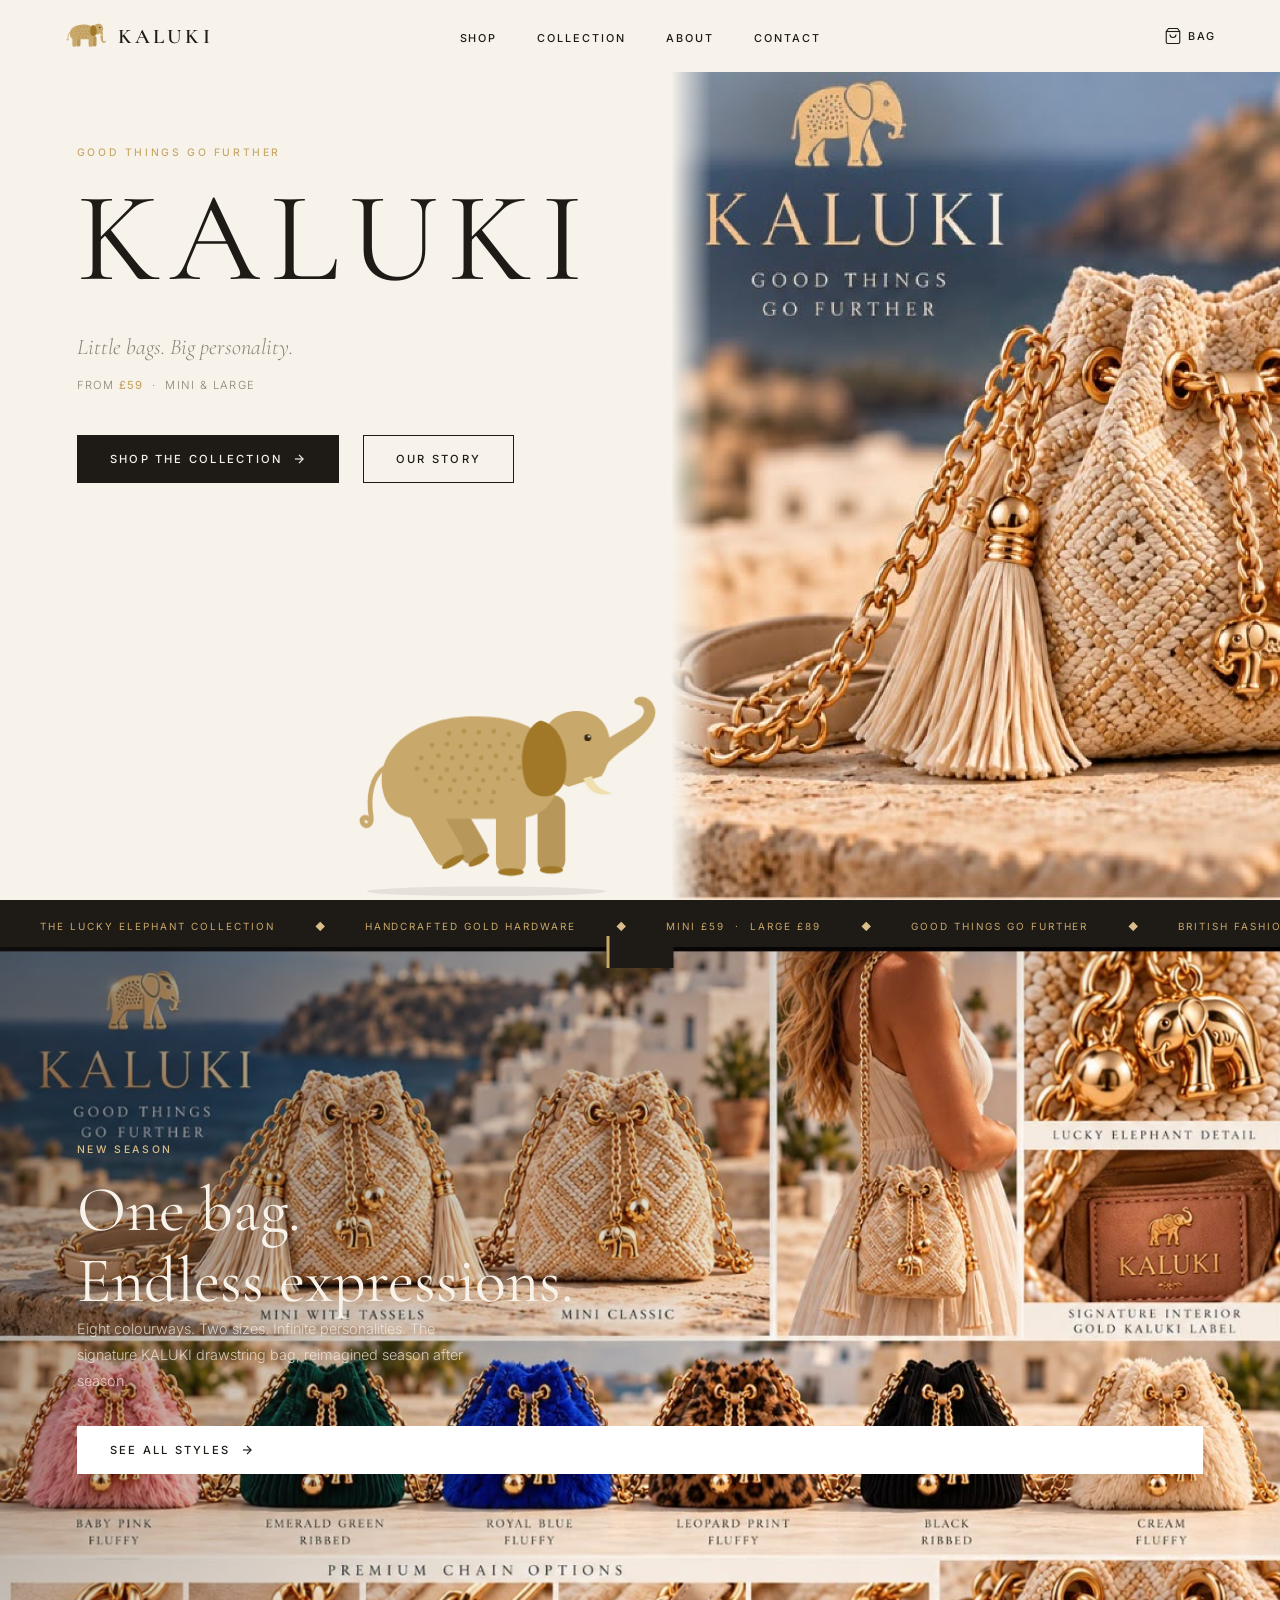
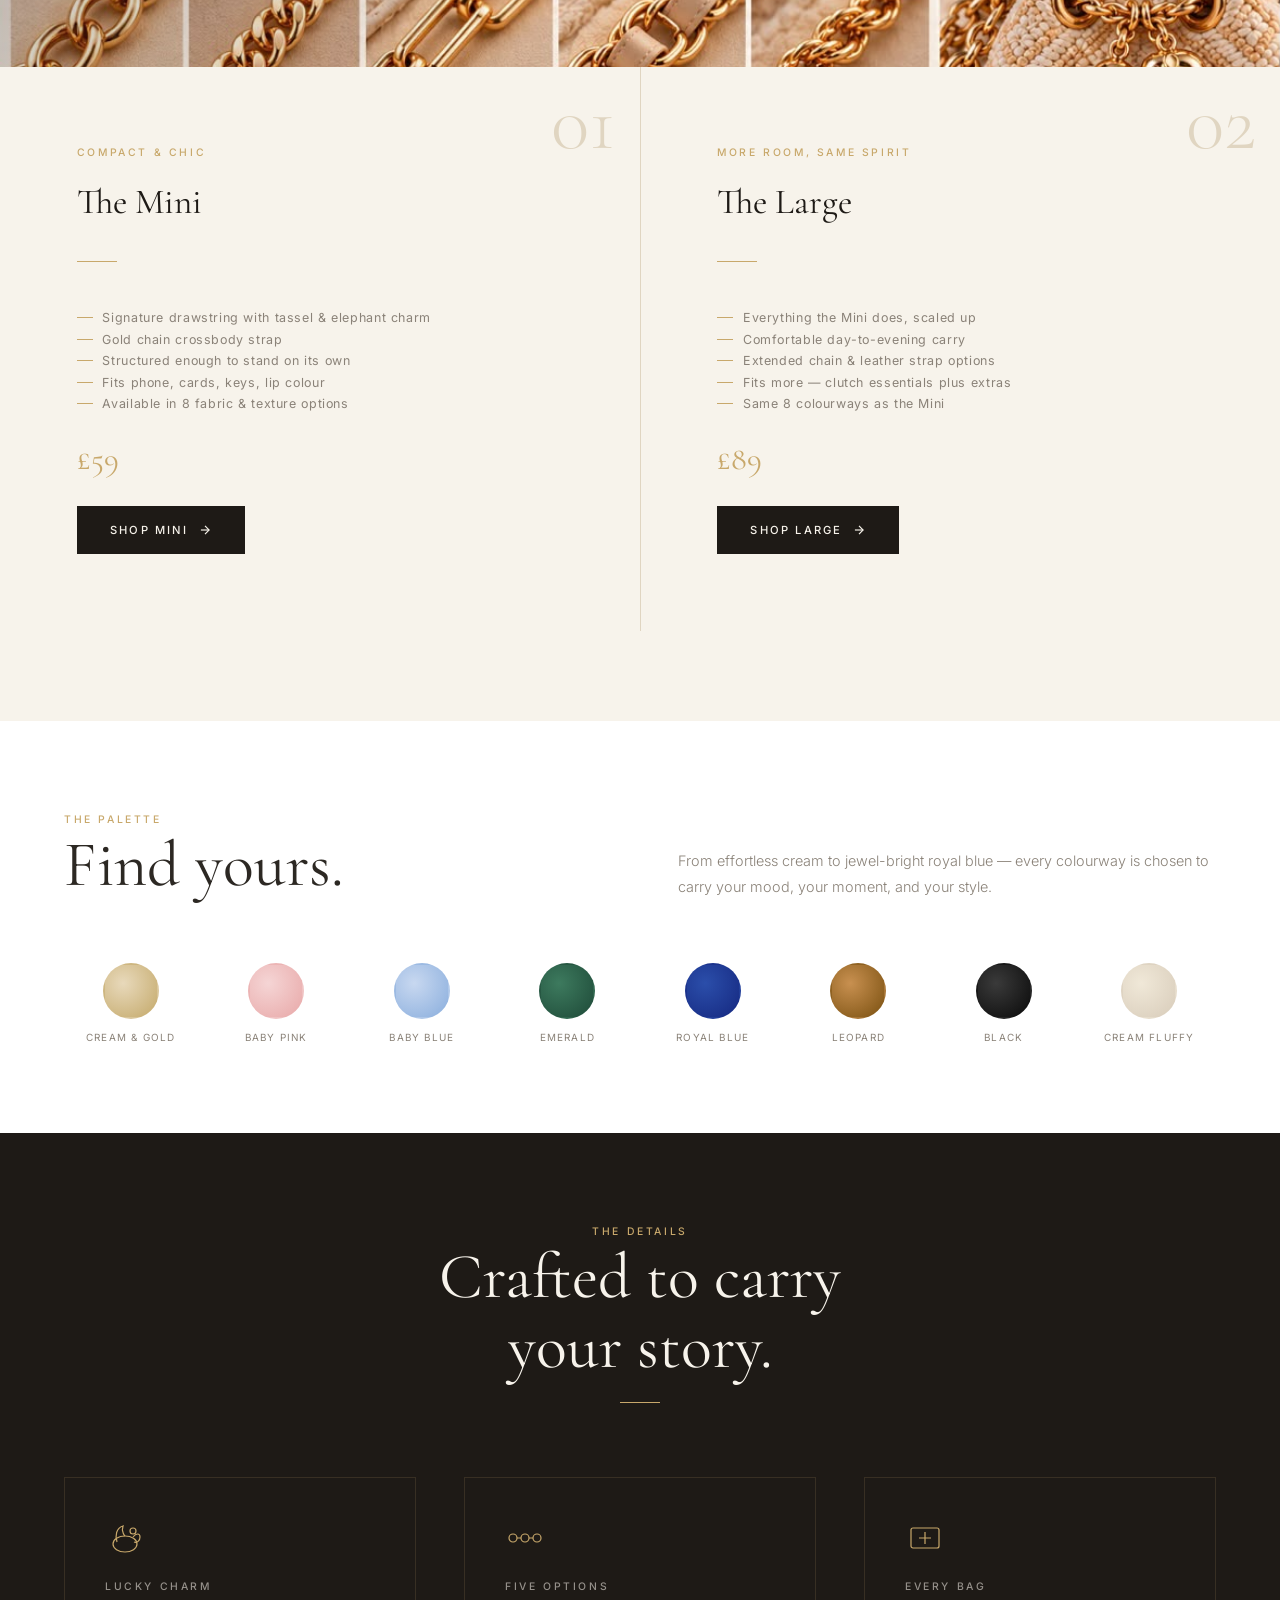
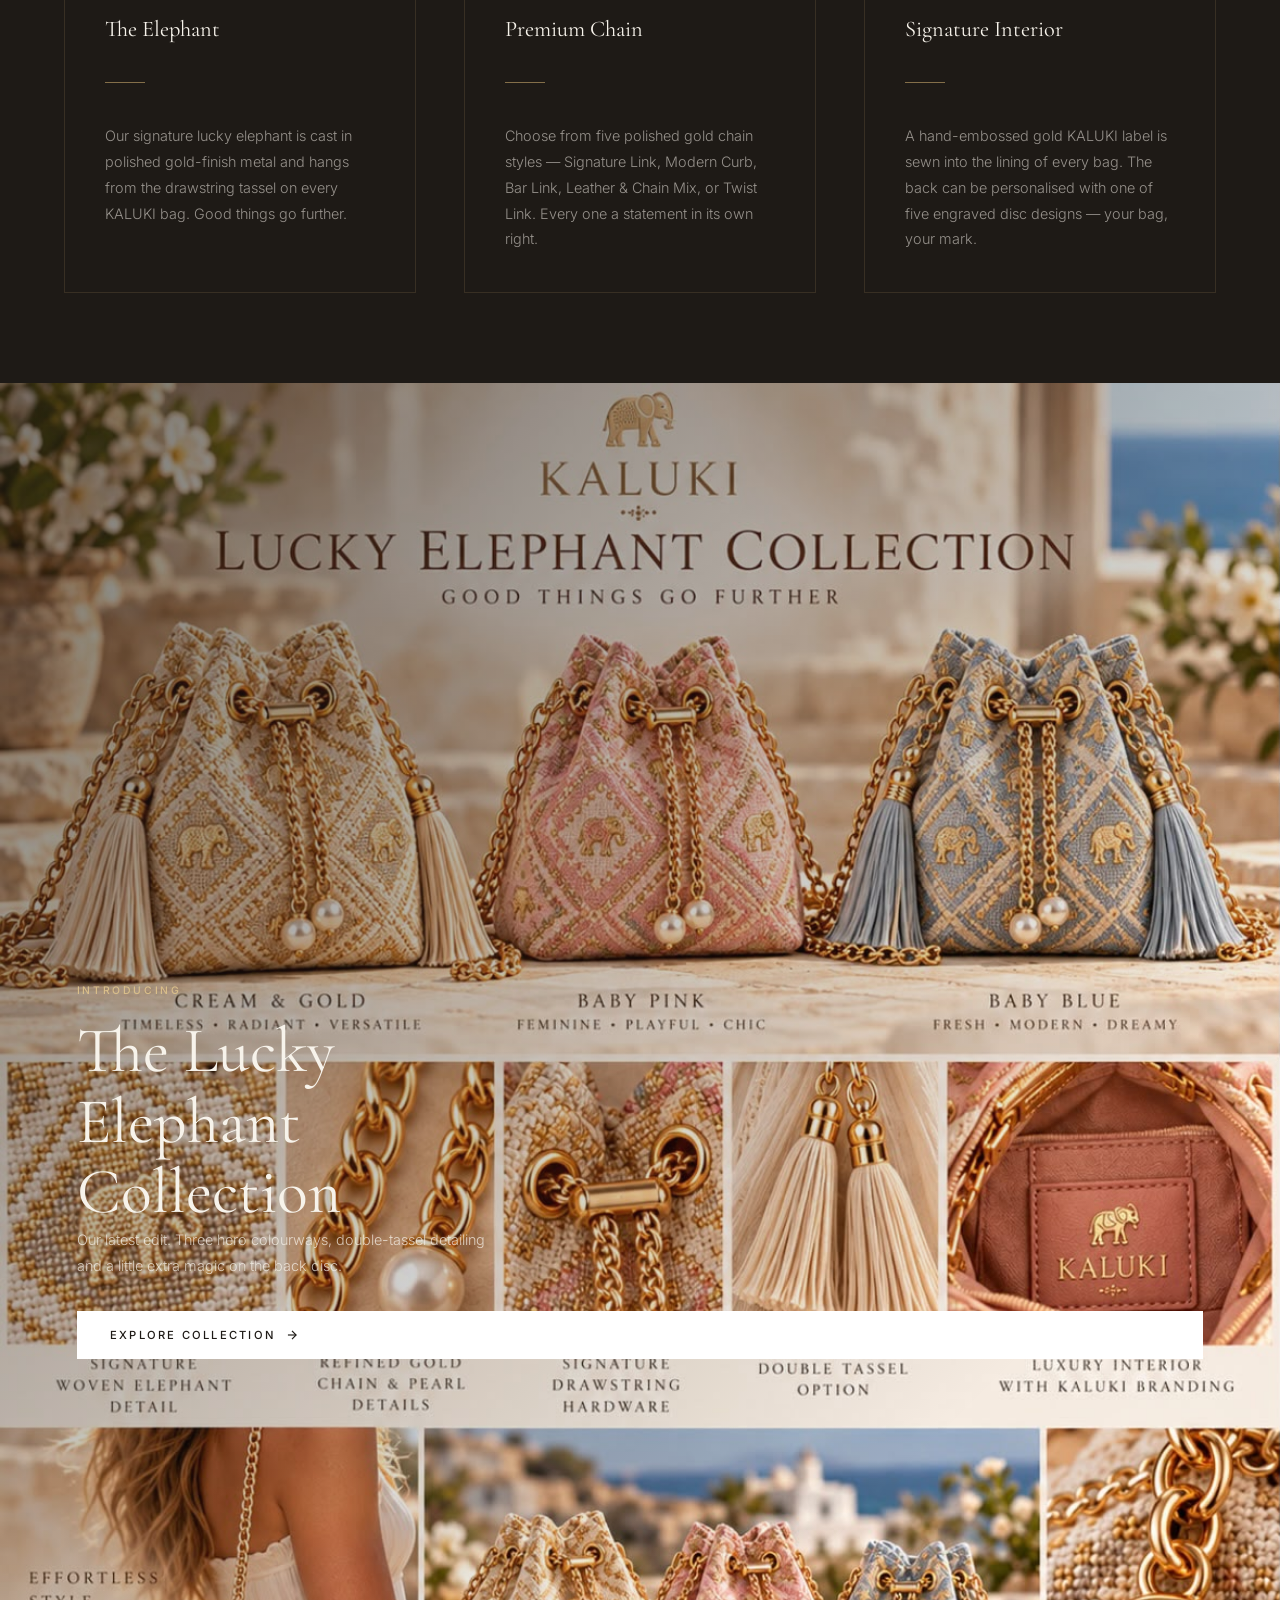
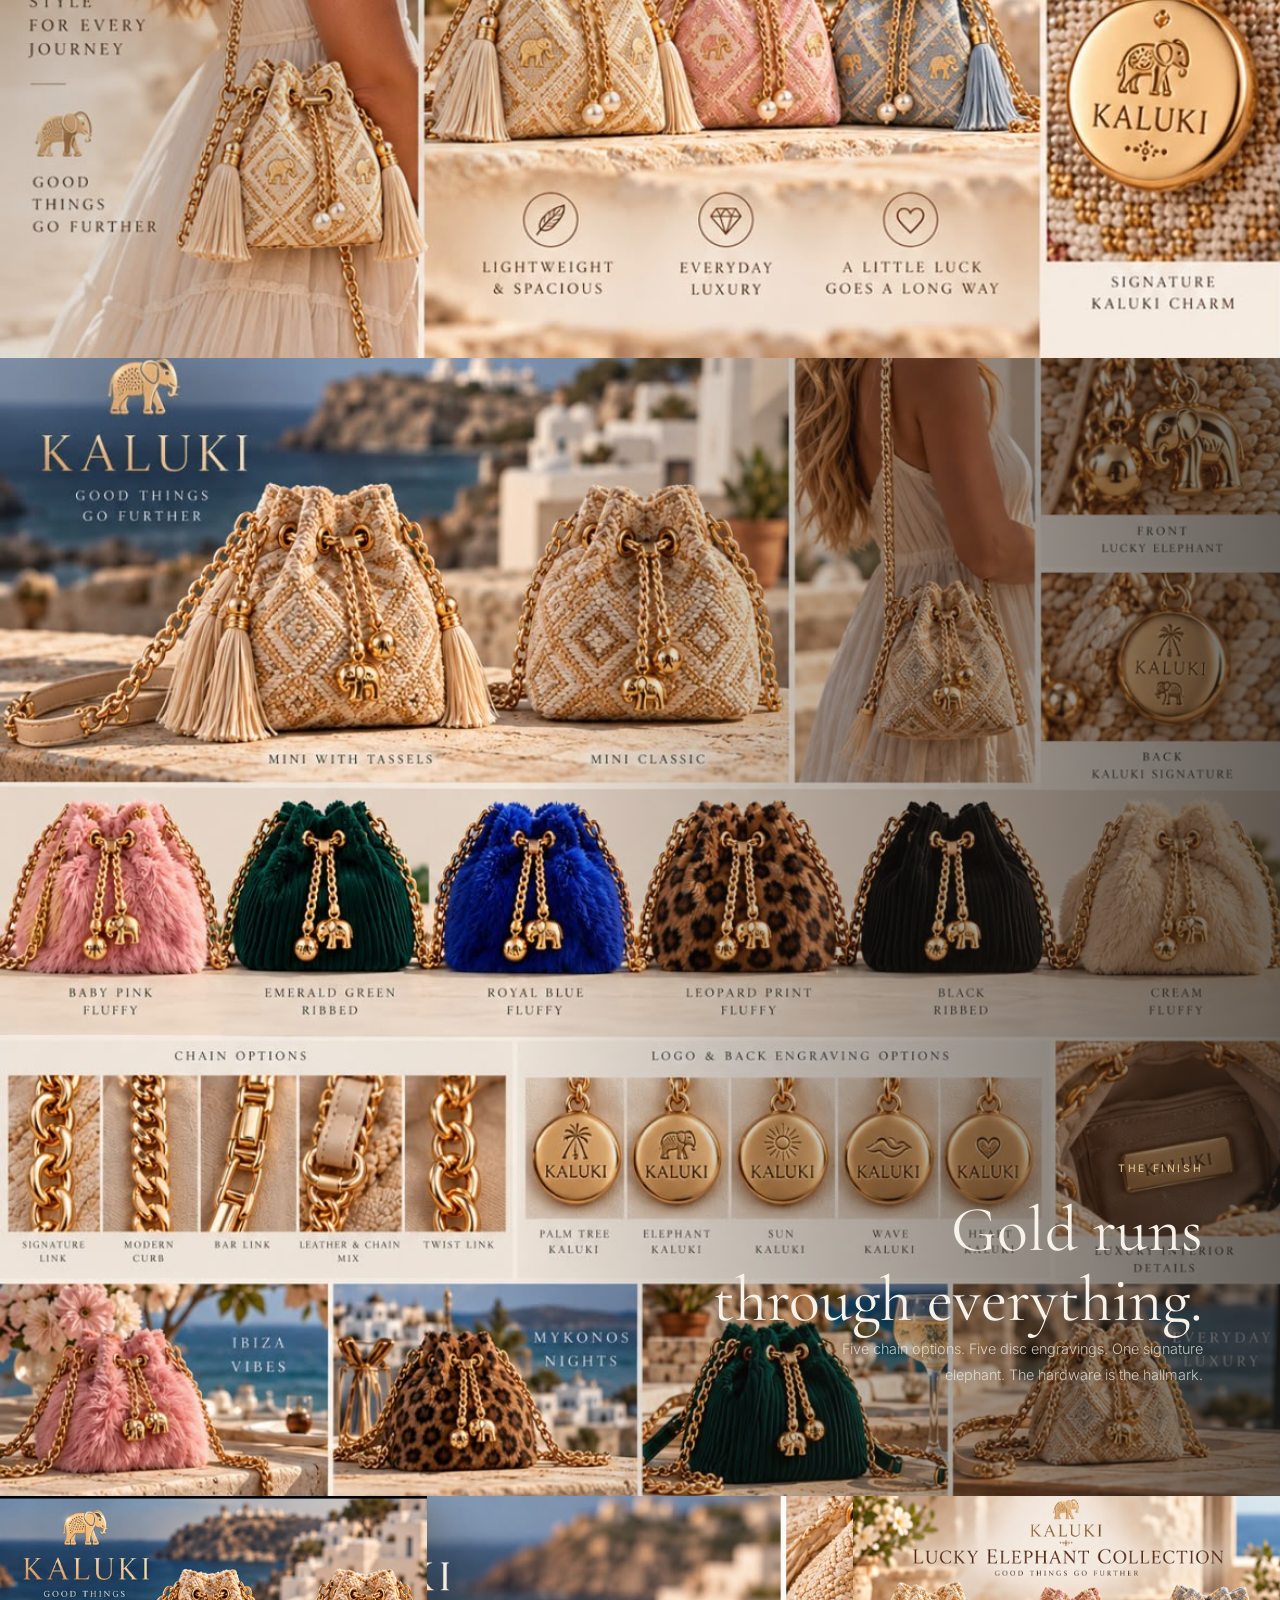
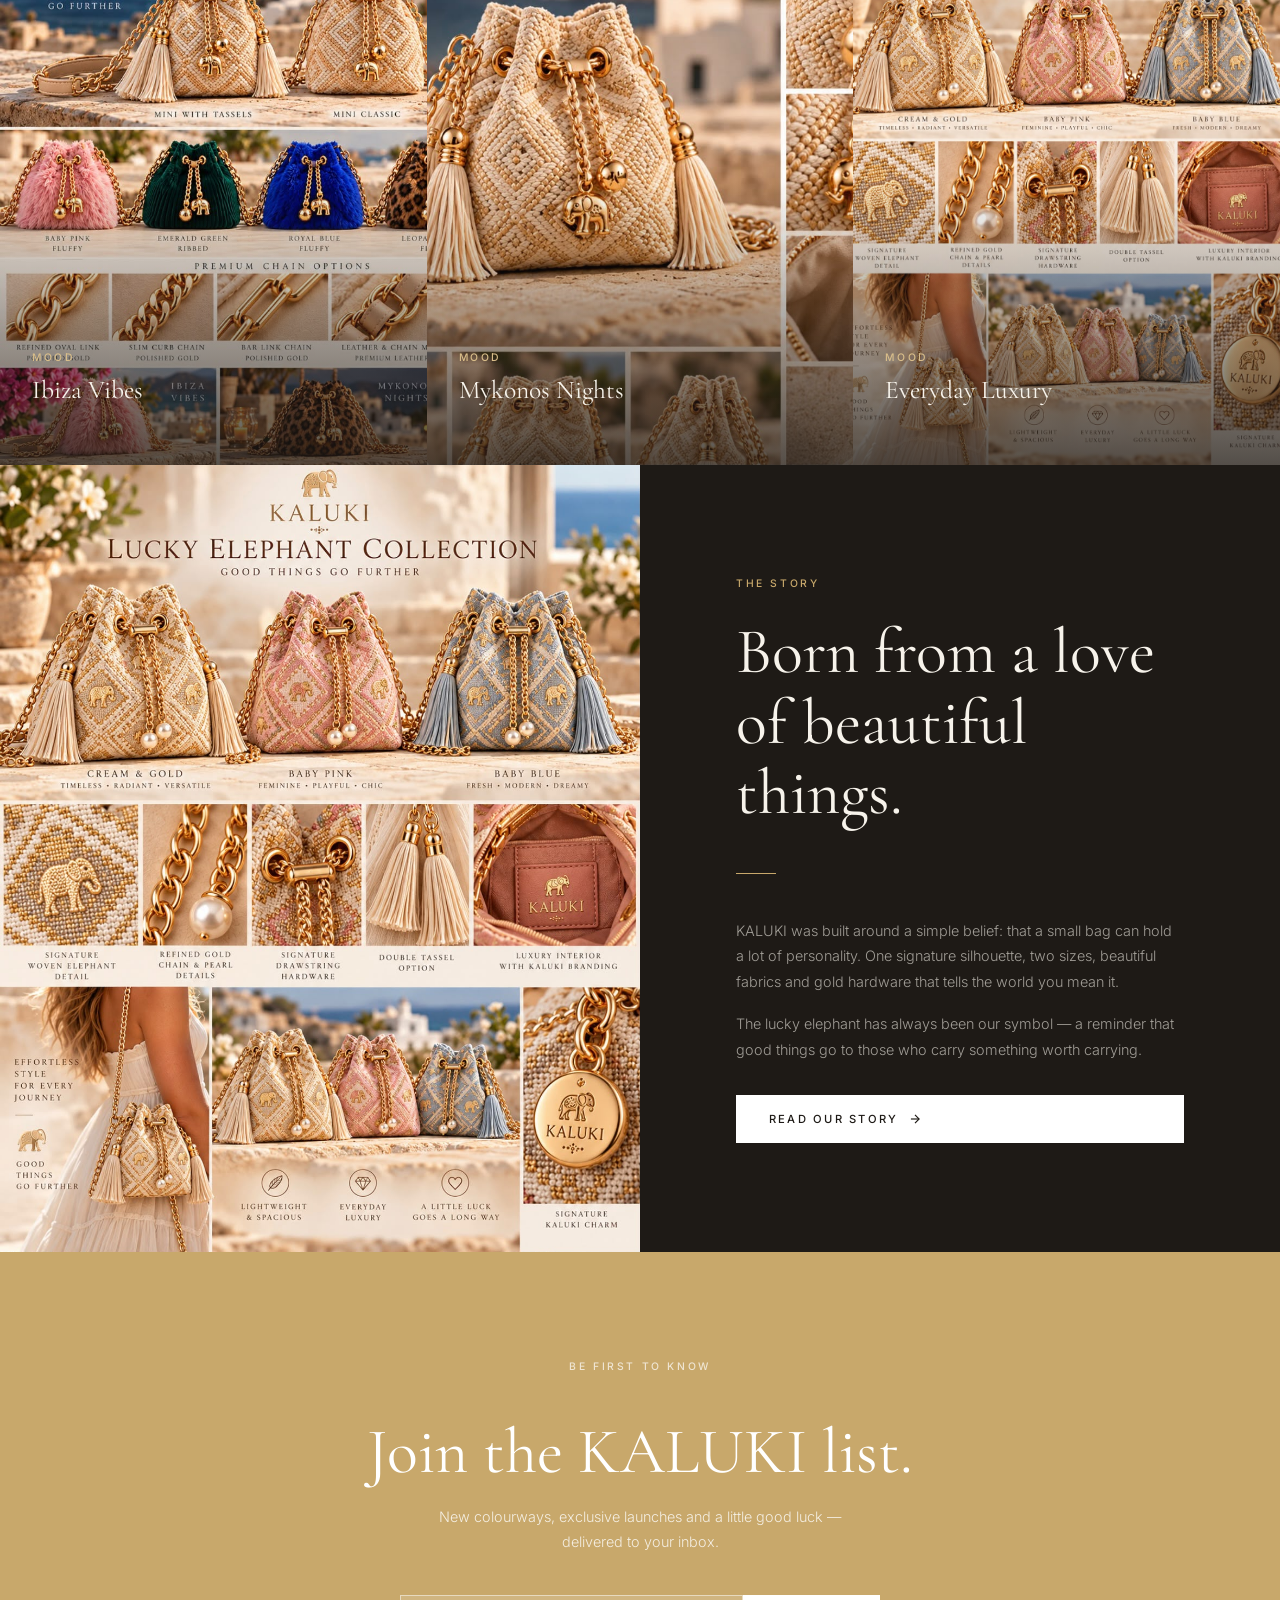
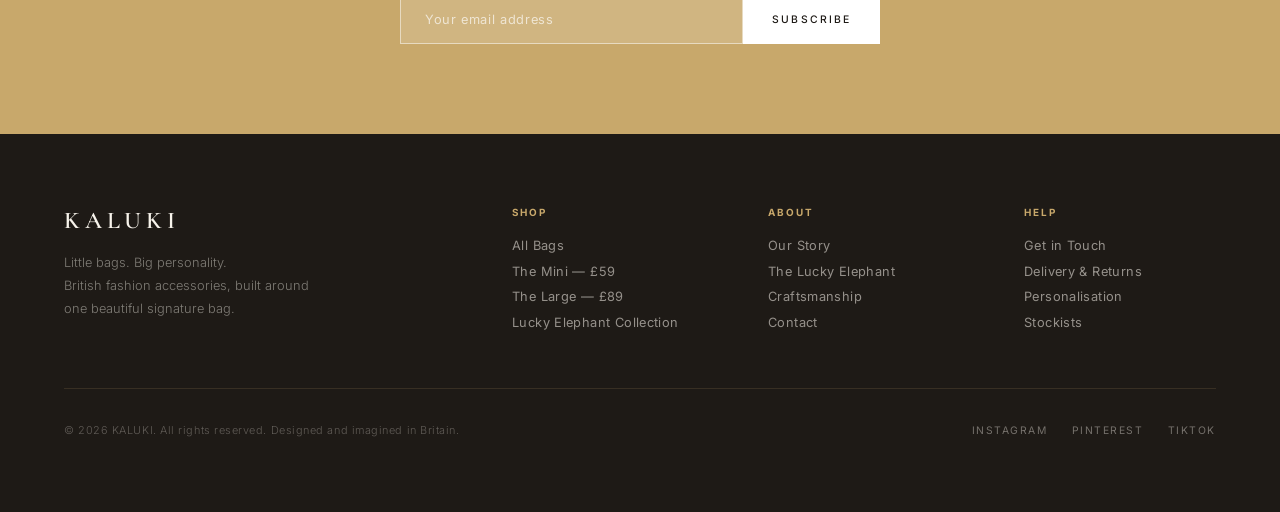
<file: index.html>
<!DOCTYPE html>
<html lang="en-GB">
<head>
  <meta charset="UTF-8" />
  <meta name="viewport" content="width=device-width, initial-scale=1.0" />
  <title>KALUKI — Little Bags. Big Personality.</title>
  <meta name="description" content="KALUKI — British fashion accessories. Signature drawstring bags in two sizes. Gold hardware, lucky elephant charm. Good things go further." />
  <link rel="preconnect" href="https://fonts.googleapis.com" />
  <link rel="preconnect" href="https://fonts.gstatic.com" crossorigin />
  <link href="https://fonts.googleapis.com/css2?family=Cormorant+Garamond:ital,wght@0,300;0,400;0,500;0,600;1,300;1,400;1,600&family=Inter:wght@300;400;500&display=swap" rel="stylesheet" />
  <link rel="stylesheet" href="assets/css/style.css" />
</head>
<body>

  <!-- ── Navigation ──────────────────────────────────────────── -->
  <nav class="nav" id="nav">
    <div class="nav-inner">
      <a href="index.html" class="nav-logo">
        <svg class="nav-logo-mark" viewBox="20 40 270 165" aria-hidden="true">
          <!-- Far legs -->
          <rect x="100" y="122" width="26" height="68" rx="11" fill="#B8975A"/>
          <rect x="203" y="122" width="26" height="68" rx="11" fill="#B8975A"/>
          <!-- Tail -->
          <path d="M60,96 C47,104 44,124 47,142 C48,150 42,153 39,148 C37,144 41,141 44,144" fill="none" stroke="#C8A86B" stroke-width="5" stroke-linecap="round"/>
          <!-- Torso -->
          <path d="M57,112 C54,72 95,48 145,48 C190,48 216,64 222,94 C226,126 210,144 180,144 L95,144 C70,144 59,132 57,112 Z" fill="#C8A86B"/>
          <!-- Dot pattern -->
          <g fill="#A07828" opacity="0.45">
            <circle cx="108" cy="72" r="4.5"/><circle cx="128" cy="65" r="4.5"/><circle cx="148" cy="68" r="4.5"/><circle cx="168" cy="65" r="4.5"/><circle cx="186" cy="70" r="4.5"/>
            <circle cx="98" cy="92" r="4.5"/><circle cx="118" cy="88" r="4.5"/><circle cx="138" cy="92" r="4.5"/><circle cx="158" cy="88" r="4.5"/><circle cx="178" cy="92" r="4.5"/><circle cx="196" cy="88" r="4.5"/>
            <circle cx="105" cy="112" r="4.5"/><circle cx="125" cy="108" r="4.5"/><circle cx="145" cy="112" r="4.5"/><circle cx="165" cy="108" r="4.5"/><circle cx="183" cy="112" r="4.5"/>
            <circle cx="118" cy="130" r="4.5"/><circle cx="138" cy="127" r="4.5"/><circle cx="158" cy="130" r="4.5"/>
          </g>
          <!-- Trunk -->
          <path d="M248,92 L268,96 C272,115 269,134 271,149 C272,157 279,160 283,155 C286,151 291,153 289,160 C286,168 273,170 266,163 C258,155 255,140 254,122 C253,110 249,100 248,92 Z" fill="#C8A86B"/>
          <!-- Head -->
          <path d="M210,62 C217,40 254,36 266,56 C275,71 271,92 263,104 L232,114 C214,106 206,82 210,62 Z" fill="#C8A86B"/>
          <!-- Tusk -->
          <path d="M246,106 C250,119 261,124 273,120 C264,118 256,113 254,104 Z" fill="#F0E0B0"/>
          <!-- Ear -->
          <path d="M206,52 C189,57 183,94 194,115 C204,129 226,124 229,105 C233,84 226,57 206,52 Z" fill="#A07828"/>
          <!-- Eye -->
          <circle cx="250" cy="68" r="5" fill="#3A2A10"/>
          <circle cx="252" cy="66" r="2" fill="#FFFFFF"/>
          <!-- Near legs -->
          <rect x="74" y="122" width="28" height="70" rx="12" fill="#C8A86B"/>
          <rect x="178" y="122" width="28" height="70" rx="12" fill="#C8A86B"/>
        </svg>
        <span class="nav-logo-text">KALUKI</span>
      </a>

      <ul class="nav-links">
        <li><a href="shop.html">Shop</a></li>
        <li><a href="index.html#collection">Collection</a></li>
        <li><a href="about.html">About</a></li>
        <li><a href="contact.html">Contact</a></li>
      </ul>

      <div class="nav-actions">
        <a href="shop.html" class="nav-bag" data-bag>
          <svg viewBox="0 0 24 24" fill="none" stroke="currentColor" stroke-width="1.5">
            <path d="M6 2L3 6v14a2 2 0 002 2h14a2 2 0 002-2V6l-3-4z"/>
            <line x1="3" y1="6" x2="21" y2="6"/>
            <path d="M16 10a4 4 0 01-8 0"/>
          </svg>
          <span>Bag</span>
        </a>
        <button class="nav-hamburger" aria-label="Open menu">
          <span></span><span></span><span></span>
        </button>
      </div>
    </div>
  </nav>

  <!-- ── Mobile Nav ───────────────────────────────────────────── -->
  <div class="nav-mobile">
    <button class="nav-mobile-close" aria-label="Close menu" style="position:absolute;top:2rem;right:2rem;font-size:1.5rem;color:var(--charcoal);">✕</button>
    <a href="shop.html">Shop</a>
    <a href="index.html#collection">Collection</a>
    <a href="about.html">About</a>
    <a href="contact.html">Contact</a>
  </div>

  <!-- ── Hero ─────────────────────────────────────────────────── -->
  <section class="hero">
    <div class="hero-content">
      <p class="eyebrow hero-tagline reveal">Good Things Go Further</p>
      <h1 class="hero-title reveal delay-1">KALUKI</h1>
      <p class="hero-sub reveal delay-2">Little bags. Big personality.</p>
      <p class="hero-price-hint reveal delay-3">From <span>£59</span> &nbsp;·&nbsp; Mini &amp; Large</p>
      <div class="hero-cta reveal delay-4">
        <a href="shop.html" class="btn btn-dark">
          Shop the Collection
          <svg viewBox="0 0 24 24" fill="none" stroke="currentColor" stroke-width="2"><line x1="5" y1="12" x2="19" y2="12"/><polyline points="12 5 19 12 12 19"/></svg>
        </a>
        <a href="index.html#story" class="btn btn-outline">Our Story</a>
      </div>

      <!-- Kaluki walks in from the left, settles in the cream panel, lifts trunk -->
      <div class="kaluki-hero-wrap">
        <svg class="kaluki-hero" xmlns="http://www.w3.org/2000/svg" viewBox="0 0 300 220" width="320" height="235" aria-hidden="true" style="overflow:visible">
          <style>
            .kleg{transform-box:fill-box;transform-origin:center bottom;animation:klift 1.6s ease-in-out 7}
            .kleg-sw{transform-box:fill-box;transform-origin:center top;animation:kswing 1.6s ease-in-out 7}
            .kleg-a,.kleg-a .kleg-sw{animation-delay:-0.8s}
            .kbody{animation:kbob 0.8s ease-in-out 14}
            .ktail{transform-box:fill-box;transform-origin:100% 0%;animation:kflick 1.6s ease-in-out 7}
            @keyframes kswing{0%,100%{transform:rotate(16deg)}50%{transform:rotate(-16deg)}}
            @keyframes klift{0%,40%,100%{transform:translateY(0)}18%{transform:translateY(-14px)}36%{transform:translateY(3px)}}
            @keyframes kbob{0%,100%{transform:translateY(0)}50%{transform:translateY(-5px)}}
            @keyframes kflick{0%,100%{transform:rotate(0deg)}40%{transform:rotate(14deg)}60%{transform:rotate(-5deg)}}
          </style>

          <!-- Ground shadow -->
          <ellipse cx="155" cy="212" rx="112" ry="4.5" fill="rgba(0,0,0,0.07)"/>

          <!-- Far legs — drawn before body so body covers their tops -->
          <g class="kleg kleg-a kleg-back"><g class="kleg-sw"><rect x="100" y="122" width="26" height="72" rx="11" fill="#B8975A"/><ellipse cx="113" cy="192" rx="11" ry="3.5" fill="#A07828"/></g></g>
          <g class="kleg"><g class="kleg-sw"><rect x="203" y="122" width="26" height="72" rx="11" fill="#B8975A"/><ellipse cx="216" cy="192" rx="11" ry="3.5" fill="#A07828"/></g></g>

          <!-- Body (bobs up/down while walking) -->
          <g class="kbody">
            <!-- Tail -->
            <path class="ktail" d="M60,96 C47,104 44,124 47,142 C48,150 42,153 39,148 C37,144 41,141 44,144" fill="none" stroke="#C8A86B" stroke-width="4.5" stroke-linecap="round"/>
            <!-- Torso -->
            <path d="M57,112 C54,72 95,48 145,48 C190,48 216,64 222,94 C226,126 210,144 180,144 L95,144 C70,144 59,132 57,112 Z" fill="#C8A86B"/>
            <!-- Dot pattern -->
            <g fill="#A07828" opacity="0.4">
              <circle cx="120" cy="64" r="2.2"/><circle cx="134" cy="62" r="2.2"/><circle cx="148" cy="63" r="2.2"/><circle cx="162" cy="62" r="2.2"/><circle cx="176" cy="65" r="2.2"/>
              <circle cx="104" cy="75" r="2.2"/><circle cx="118" cy="74" r="2.2"/><circle cx="131" cy="76" r="2.2"/><circle cx="145" cy="74" r="2.2"/><circle cx="158" cy="76" r="2.2"/><circle cx="171" cy="74" r="2.2"/><circle cx="185" cy="76" r="2.2"/>
              <circle cx="94" cy="87" r="2.2"/><circle cx="110" cy="85" r="2.2"/><circle cx="123" cy="87" r="2.2"/><circle cx="137" cy="85" r="2.2"/><circle cx="150" cy="87" r="2.2"/><circle cx="164" cy="85" r="2.2"/><circle cx="178" cy="87" r="2.2"/><circle cx="191" cy="85" r="2.2"/>
              <circle cx="90" cy="97" r="2.2"/><circle cx="104" cy="96" r="2.2"/><circle cx="118" cy="98" r="2.2"/><circle cx="132" cy="96" r="2.2"/><circle cx="146" cy="98" r="2.2"/><circle cx="159" cy="96" r="2.2"/><circle cx="173" cy="98" r="2.2"/><circle cx="186" cy="96" r="2.2"/>
              <circle cx="98" cy="108" r="2.2"/><circle cx="112" cy="106" r="2.2"/><circle cx="125" cy="108" r="2.2"/><circle cx="139" cy="106" r="2.2"/><circle cx="152" cy="108" r="2.2"/><circle cx="166" cy="106" r="2.2"/><circle cx="180" cy="108" r="2.2"/>
              <circle cx="108" cy="118" r="2.2"/><circle cx="121" cy="117" r="2.2"/><circle cx="135" cy="119" r="2.2"/><circle cx="148" cy="117" r="2.2"/><circle cx="162" cy="119" r="2.2"/><circle cx="175" cy="117" r="2.2"/>
              <circle cx="130" cy="128" r="2.2"/><circle cx="145" cy="129" r="2.2"/><circle cx="160" cy="128" r="2.2"/>
            </g>
            <!-- Head group -->
            <g>
              <!-- Trunk — raised by external CSS after walk-in -->
              <path class="ktrunk" d="M248,92 L268,96 C272,115 269,134 271,149 C272,157 279,160 283,155 C286,151 291,153 289,160 C286,168 273,170 266,163 C258,155 255,140 254,122 C253,110 249,100 248,92 Z" fill="#C8A86B"/>
              <!-- Head -->
              <path d="M210,62 C217,40 254,36 266,56 C275,71 271,92 263,104 L232,114 C214,106 206,82 210,62 Z" fill="#C8A86B"/>
              <!-- Tusk -->
              <path d="M246,106 C250,119 261,124 273,120 C264,118 256,113 254,104 Z" fill="#F0E0B0"/>
              <!-- Ear -->
              <path d="M206,52 C189,57 183,94 194,115 C204,129 226,124 229,105 C233,84 226,57 206,52 Z" fill="#A07828"/>
              <!-- Eye -->
              <circle cx="250" cy="68" r="3.2" fill="#3A2A10"/>
              <circle cx="251.2" cy="66.8" r="1" fill="#FFFFFF"/>
            </g>
          </g>

          <!-- Near legs — drawn after body so they appear in front -->
          <g class="kleg kleg-back"><g class="kleg-sw"><rect x="74" y="122" width="28" height="74" rx="12" fill="#C8A86B"/><ellipse cx="88" cy="194" rx="12" ry="3.5" fill="#A07828"/></g></g>
          <g class="kleg kleg-a"><g class="kleg-sw"><rect x="164" y="108" width="28" height="88" rx="12" fill="#C8A86B"/><ellipse cx="178" cy="194" rx="12" ry="3.5" fill="#A07828"/></g></g>
        </svg>
      </div>
    </div>

    <div class="hero-image reveal-right">
      <img src="assets/images/KalukiHome.png" alt="KALUKI signature bag — cream woven with gold hardware" loading="eager" />
    </div>

  </section>

  <!-- ── Marquee ──────────────────────────────────────────────── -->
  <div class="marquee-bar" aria-hidden="true">
    <div class="marquee-track">
      <span>The Lucky Elephant Collection</span>
      <span class="dot">◆</span>
      <span>Handcrafted Gold Hardware</span>
      <span class="dot">◆</span>
      <span>Mini £59 &nbsp;·&nbsp; Large £89</span>
      <span class="dot">◆</span>
      <span>Good Things Go Further</span>
      <span class="dot">◆</span>
      <span>British Fashion Accessories</span>
      <span class="dot">◆</span>
      <span>Ibiza Vibes &nbsp;·&nbsp; Mykonos Nights</span>
      <span class="dot">◆</span>
    </div>
  </div>

  <!-- ── The Range — full image ────────────────────────────────── -->
  <div class="fullbleed" id="collection" style="max-height:80vh;">
    <img src="assets/images/kaluki2.jpeg" alt="KALUKI bag collection — all colourways" loading="lazy" style="height:100%;object-fit:cover;object-position:top center;" />
    <div class="fullbleed-overlay">
      <p class="eyebrow">New Season</p>
      <h2 class="reveal">One bag.<br/>Endless expressions.</h2>
      <p class="reveal delay-1">Eight colourways. Two sizes. Infinite personalities. The signature KALUKI drawstring bag, reimagined season after season.</p>
      <a href="shop.html" class="btn btn-white reveal delay-2">
        See All Styles
        <svg viewBox="0 0 24 24" fill="none" stroke="currentColor" stroke-width="2"><line x1="5" y1="12" x2="19" y2="12"/><polyline points="12 5 19 12 12 19"/></svg>
      </a>
    </div>
  </div>

  <!-- ── Two Sizes ─────────────────────────────────────────────── -->
  <section class="section" style="padding-left:0;padding-right:0;padding-top:0;">
    <div class="bags-grid">
      <div class="bag-card reveal-left">
        <span class="bag-card-number">01</span>
        <p class="eyebrow">Compact &amp; Chic</p>
        <h3>The Mini</h3>
        <div class="gold-rule"></div>
        <ul class="bag-features">
          <li>Signature drawstring with tassel &amp; elephant charm</li>
          <li>Gold chain crossbody strap</li>
          <li>Structured enough to stand on its own</li>
          <li>Fits phone, cards, keys, lip colour</li>
          <li>Available in 8 fabric &amp; texture options</li>
        </ul>
        <div class="bag-price">£59</div>
        <a href="shop.html" class="btn btn-dark" style="margin-top:0.5rem;">
          Shop Mini
          <svg viewBox="0 0 24 24" fill="none" stroke="currentColor" stroke-width="2"><line x1="5" y1="12" x2="19" y2="12"/><polyline points="12 5 19 12 12 19"/></svg>
        </a>
      </div>
      <div class="bag-card reveal-right">
        <span class="bag-card-number">02</span>
        <p class="eyebrow">More Room, Same Spirit</p>
        <h3>The Large</h3>
        <div class="gold-rule"></div>
        <ul class="bag-features">
          <li>Everything the Mini does, scaled up</li>
          <li>Comfortable day-to-evening carry</li>
          <li>Extended chain &amp; leather strap options</li>
          <li>Fits more — clutch essentials plus extras</li>
          <li>Same 8 colourways as the Mini</li>
        </ul>
        <div class="bag-price">£89</div>
        <a href="shop.html" class="btn btn-dark" style="margin-top:0.5rem;">
          Shop Large
          <svg viewBox="0 0 24 24" fill="none" stroke="currentColor" stroke-width="2"><line x1="5" y1="12" x2="19" y2="12"/><polyline points="12 5 19 12 12 19"/></svg>
        </a>
      </div>
    </div>
  </section>

  <!-- ── Colourways ───────────────────────────────────────────── -->
  <section class="section colourways-section">
    <div class="section-max">
      <div class="colourways-intro">
        <div class="reveal-left">
          <p class="eyebrow">The Palette</p>
          <h2>Find yours.</h2>
        </div>
        <p class="reveal-right" style="align-self:end;">From effortless cream to jewel-bright royal blue — every colourway is chosen to carry your mood, your moment, and your style.</p>
      </div>

      <div class="colourways-grid">
        <div class="colour-swatch reveal delay-1">
          <div class="colour-dot c-cream-gold"></div>
          <span class="colour-name">Cream &amp; Gold</span>
        </div>
        <div class="colour-swatch reveal delay-2">
          <div class="colour-dot c-baby-pink"></div>
          <span class="colour-name">Baby Pink</span>
        </div>
        <div class="colour-swatch reveal delay-3">
          <div class="colour-dot c-baby-blue"></div>
          <span class="colour-name">Baby Blue</span>
        </div>
        <div class="colour-swatch reveal delay-1">
          <div class="colour-dot c-emerald"></div>
          <span class="colour-name">Emerald</span>
        </div>
        <div class="colour-swatch reveal delay-2">
          <div class="colour-dot c-royal-blue"></div>
          <span class="colour-name">Royal Blue</span>
        </div>
        <div class="colour-swatch reveal delay-3">
          <div class="colour-dot c-leopard"></div>
          <span class="colour-name">Leopard</span>
        </div>
        <div class="colour-swatch reveal delay-1">
          <div class="colour-dot c-black"></div>
          <span class="colour-name">Black</span>
        </div>
        <div class="colour-swatch reveal delay-2">
          <div class="colour-dot c-cream-fluffy"></div>
          <span class="colour-name">Cream Fluffy</span>
        </div>
      </div>
    </div>
  </section>

  <!-- ── Craft ─────────────────────────────────────────────────── -->
  <section class="section craft-section">
    <div class="section-max">
      <div class="section-header centered" style="color:var(--cream)">
        <p class="eyebrow reveal">The Details</p>
        <h2 style="color:var(--cream)" class="reveal delay-1">Crafted to carry<br/>your story.</h2>
        <div class="gold-rule reveal delay-2" style="margin:1.25rem auto;"></div>
      </div>

      <div class="craft-grid">
        <div class="craft-item reveal delay-1">
          <svg class="craft-icon" viewBox="0 0 40 40" fill="none" stroke="currentColor" stroke-width="1.2">
            <ellipse cx="20" cy="26" rx="12" ry="8" />
            <path d="M12 24 C10 18 11 10 18 8 C16 14 20 18 20 18"/>
            <circle cx="28" cy="13" r="3"/>
            <path d="M28 19 C31 15 35 15 35 19 C35 23 32 25 29 24"/>
          </svg>
          <p class="eyebrow">Lucky Charm</p>
          <h3>The Elephant</h3>
          <div class="gold-rule"></div>
          <p>Our signature lucky elephant is cast in polished gold-finish metal and hangs from the drawstring tassel on every KALUKI bag. Good things go further.</p>
        </div>

        <div class="craft-item reveal delay-2">
          <svg class="craft-icon" viewBox="0 0 40 40" fill="none" stroke="currentColor" stroke-width="1.2">
            <circle cx="8" cy="20" r="4"/>
            <circle cx="20" cy="20" r="4"/>
            <circle cx="32" cy="20" r="4"/>
            <path d="M12 20 h4 M24 20 h4"/>
          </svg>
          <p class="eyebrow">Five Options</p>
          <h3>Premium Chain</h3>
          <div class="gold-rule"></div>
          <p>Choose from five polished gold chain styles — Signature Link, Modern Curb, Bar Link, Leather &amp; Chain Mix, or Twist Link. Every one a statement in its own right.</p>
        </div>

        <div class="craft-item reveal delay-3">
          <svg class="craft-icon" viewBox="0 0 40 40" fill="none" stroke="currentColor" stroke-width="1.2">
            <rect x="6" y="10" width="28" height="20" rx="2"/>
            <path d="M14 20 h12 M20 14 v12"/>
          </svg>
          <p class="eyebrow">Every Bag</p>
          <h3>Signature Interior</h3>
          <div class="gold-rule"></div>
          <p>A hand-embossed gold KALUKI label is sewn into the lining of every bag. The back can be personalised with one of five engraved disc designs — your bag, your mark.</p>
        </div>
      </div>
    </div>
  </section>

  <!-- ── Lucky Elephant Collection full image ──────────────────── -->
  <div class="fullbleed">
    <img src="assets/images/kaluki4.jpeg" alt="Lucky Elephant Collection — KALUKI" loading="lazy" />
    <div class="fullbleed-overlay" style="background: linear-gradient(135deg, rgba(30,26,22,0.6) 0%, transparent 70%);">
      <p class="eyebrow reveal">Introducing</p>
      <h2 class="reveal delay-1" style="color:var(--cream);">The Lucky<br/>Elephant<br/>Collection</h2>
      <p class="reveal delay-2">Our latest edit. Three hero colourways, double-tassel detailing and a little extra magic on the back disc.</p>
      <a href="shop.html" class="btn btn-white reveal delay-3">
        Explore Collection
        <svg viewBox="0 0 24 24" fill="none" stroke="currentColor" stroke-width="2"><line x1="5" y1="12" x2="19" y2="12"/><polyline points="12 5 19 12 12 19"/></svg>
      </a>
    </div>
  </div>

  <!-- ── Chain detail strip ────────────────────────────────────── -->
  <div class="fullbleed">
    <img src="assets/images/kaluki3.jpeg" alt="KALUKI chain and hardware detail" loading="lazy" />
    <div class="fullbleed-overlay" style="background: linear-gradient(to left, rgba(30,26,22,0.65) 0%, transparent 60%); align-items: flex-end; justify-content: flex-end; text-align: right;">
      <p class="eyebrow reveal">The Finish</p>
      <h2 class="reveal delay-1" style="color:var(--cream);">Gold runs<br/>through everything.</h2>
      <p class="reveal delay-2">Five chain options. Five disc engravings. One signature elephant. The hardware is the hallmark.</p>
    </div>
  </div>

  <!-- ── Lifestyle Editorial ───────────────────────────────────── -->
  <section class="section" style="padding:0;">
    <div class="lifestyle-grid">
      <div class="lifestyle-card">
        <img src="assets/images/kaluki2.jpeg" alt="Ibiza Vibes — KALUKI" loading="lazy" style="object-position: 0% 80%;" />
        <div class="lifestyle-card-overlay">
          <p class="eyebrow">Mood</p>
          <h3>Ibiza Vibes</h3>
          <span class="lifestyle-card-cta">Shop the look</span>
        </div>
      </div>
      <div class="lifestyle-card">
        <img src="assets/images/kaluki1.jpeg" alt="Mykonos Nights — KALUKI" loading="lazy" style="object-position: 50% 60%;" />
        <div class="lifestyle-card-overlay">
          <p class="eyebrow">Mood</p>
          <h3>Mykonos Nights</h3>
          <span class="lifestyle-card-cta">Shop the look</span>
        </div>
      </div>
      <div class="lifestyle-card">
        <img src="assets/images/kaluki4.jpeg" alt="Everyday Luxury — KALUKI" loading="lazy" style="object-position: 50% 50%;" />
        <div class="lifestyle-card-overlay">
          <p class="eyebrow">Mood</p>
          <h3>Everyday Luxury</h3>
          <span class="lifestyle-card-cta">Shop the look</span>
        </div>
      </div>
    </div>
  </section>

  <!-- ── Brand Story ───────────────────────────────────────────── -->
  <section class="story-section" id="story">
    <div class="story-image reveal-left">
      <img src="assets/images/kaluki4.jpeg" alt="KALUKI brand story" loading="lazy" style="object-position: center 30%;" />
    </div>
    <div class="story-content">
      <p class="eyebrow reveal">The Story</p>
      <h2 class="reveal delay-1">Born from a love<br/>of beautiful things.</h2>
      <div class="gold-rule reveal delay-2"></div>
      <p class="reveal delay-2">KALUKI was built around a simple belief: that a small bag can hold a lot of personality. One signature silhouette, two sizes, beautiful fabrics and gold hardware that tells the world you mean it.</p>
      <p class="reveal delay-3" style="margin-top:-0.5rem;">The lucky elephant has always been our symbol — a reminder that good things go to those who carry something worth carrying.</p>
      <a href="about.html" class="btn btn-white reveal delay-4" style="margin-top:0.5rem;">
        Read Our Story
        <svg viewBox="0 0 24 24" fill="none" stroke="currentColor" stroke-width="2"><line x1="5" y1="12" x2="19" y2="12"/><polyline points="12 5 19 12 12 19"/></svg>
      </a>
    </div>
  </section>

  <!-- ── Newsletter ────────────────────────────────────────────── -->
  <section class="newsletter-section">
    <p class="eyebrow reveal" style="color:rgba(255,255,255,0.7);">Be First to Know</p>
    <h2 class="reveal delay-1">Join the KALUKI list.</h2>
    <p class="reveal delay-2">New colourways, exclusive launches and a little good luck — delivered to your inbox.</p>
    <form class="newsletter-form reveal delay-3" novalidate>
      <input type="email" placeholder="Your email address" required aria-label="Email address" />
      <button type="submit" class="btn btn-white">Subscribe</button>
    </form>
  </section>

  <!-- ── Footer ────────────────────────────────────────────────── -->
  <footer class="footer">
    <div class="footer-inner">
      <div class="footer-brand">
        <div class="footer-logo-text">KALUKI</div>
        <p>Little bags. Big personality.<br/>British fashion accessories, built around one beautiful signature bag.</p>
      </div>

      <div class="footer-col">
        <h5>Shop</h5>
        <a href="shop.html">All Bags</a>
        <a href="shop.html#mini">The Mini — £59</a>
        <a href="shop.html#large">The Large — £89</a>
        <a href="shop.html#collections">Lucky Elephant Collection</a>
      </div>

      <div class="footer-col">
        <h5>About</h5>
        <a href="about.html">Our Story</a>
        <a href="about.html#elephant">The Lucky Elephant</a>
        <a href="about.html#craft">Craftsmanship</a>
        <a href="contact.html">Contact</a>
      </div>

      <div class="footer-col">
        <h5>Help</h5>
        <a href="contact.html">Get in Touch</a>
        <a href="#">Delivery &amp; Returns</a>
        <a href="#">Personalisation</a>
        <a href="#">Stockists</a>
      </div>
    </div>

    <div class="footer-bottom">
      <p>© 2026 KALUKI. All rights reserved. Designed and imagined in Britain.</p>
      <div class="footer-social">
        <a href="#">Instagram</a>
        <a href="#">Pinterest</a>
        <a href="#">TikTok</a>
      </div>
    </div>
  </footer>

  <!-- ── Toast ─────────────────────────────────────────────────── -->
  <div id="toast" class="toast" aria-live="polite"></div>

  <script src="assets/js/main.js" defer></script>
</body>
</html>
</file>
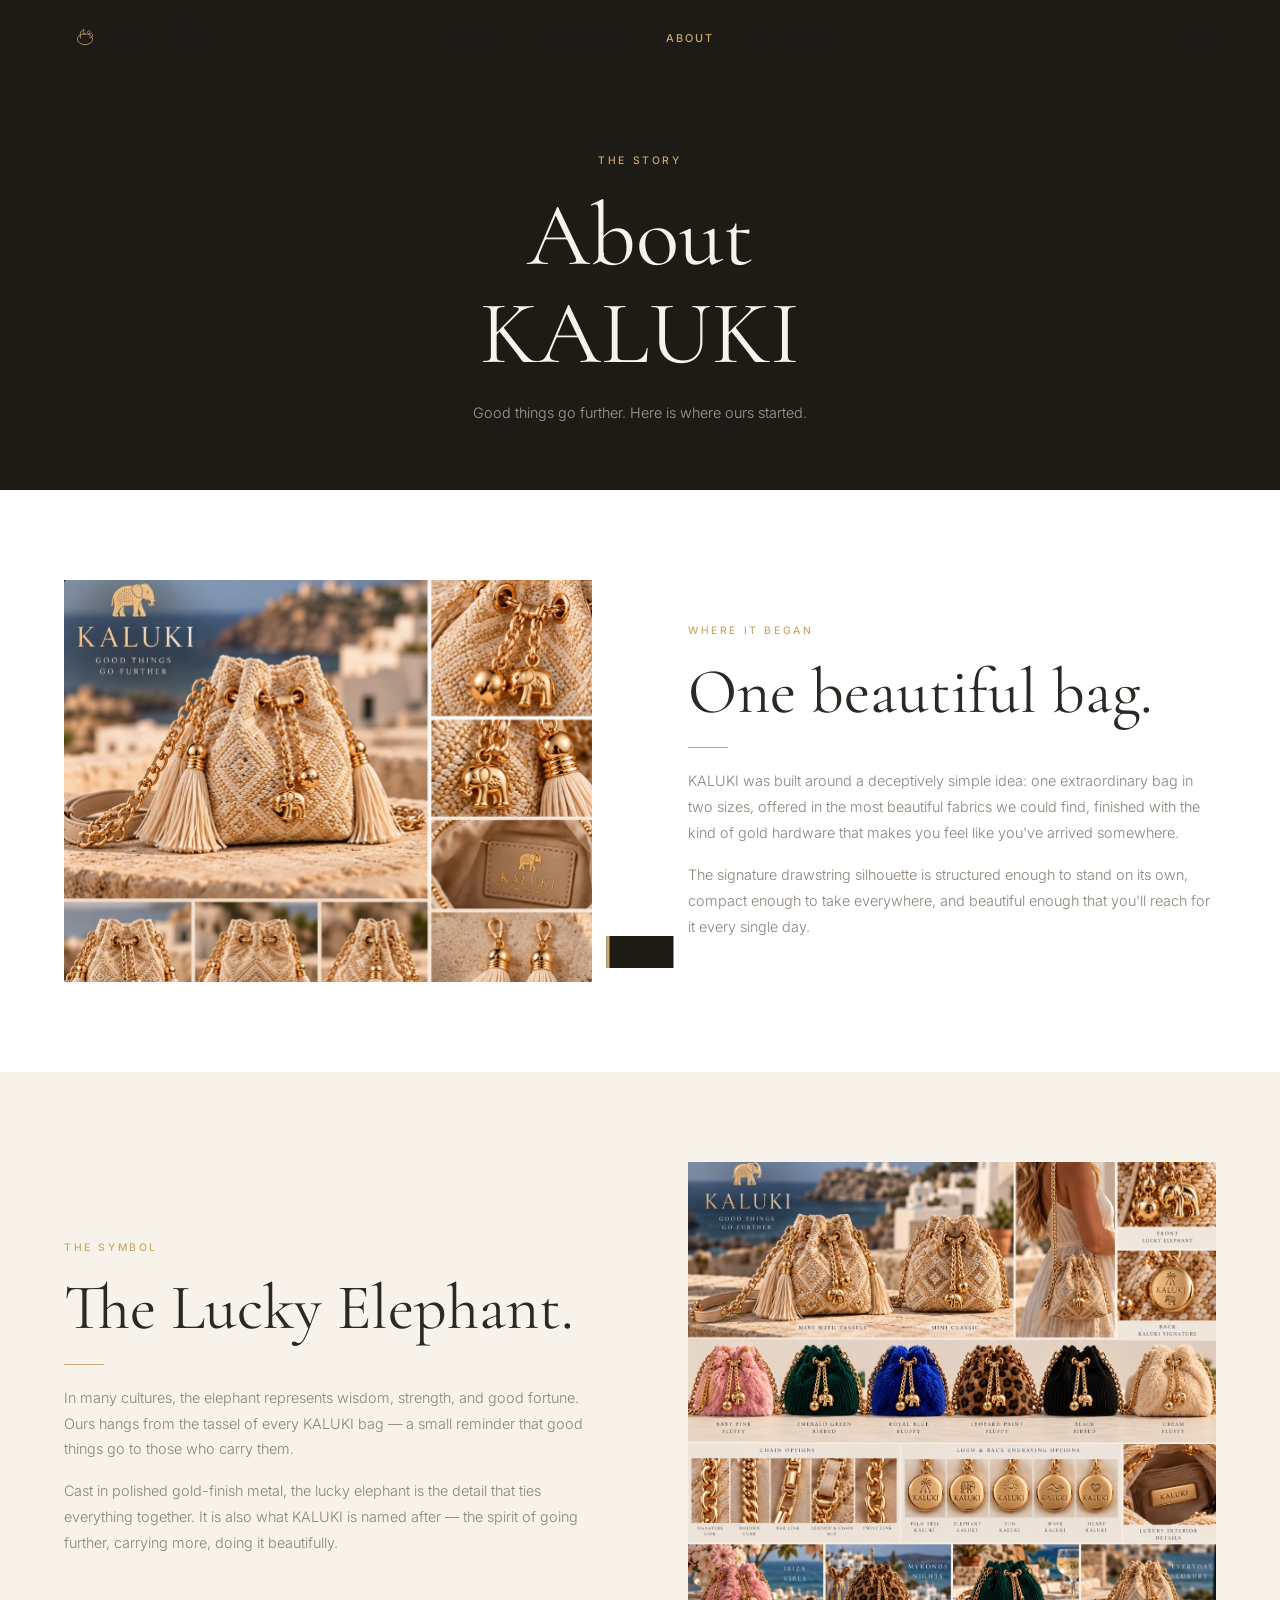
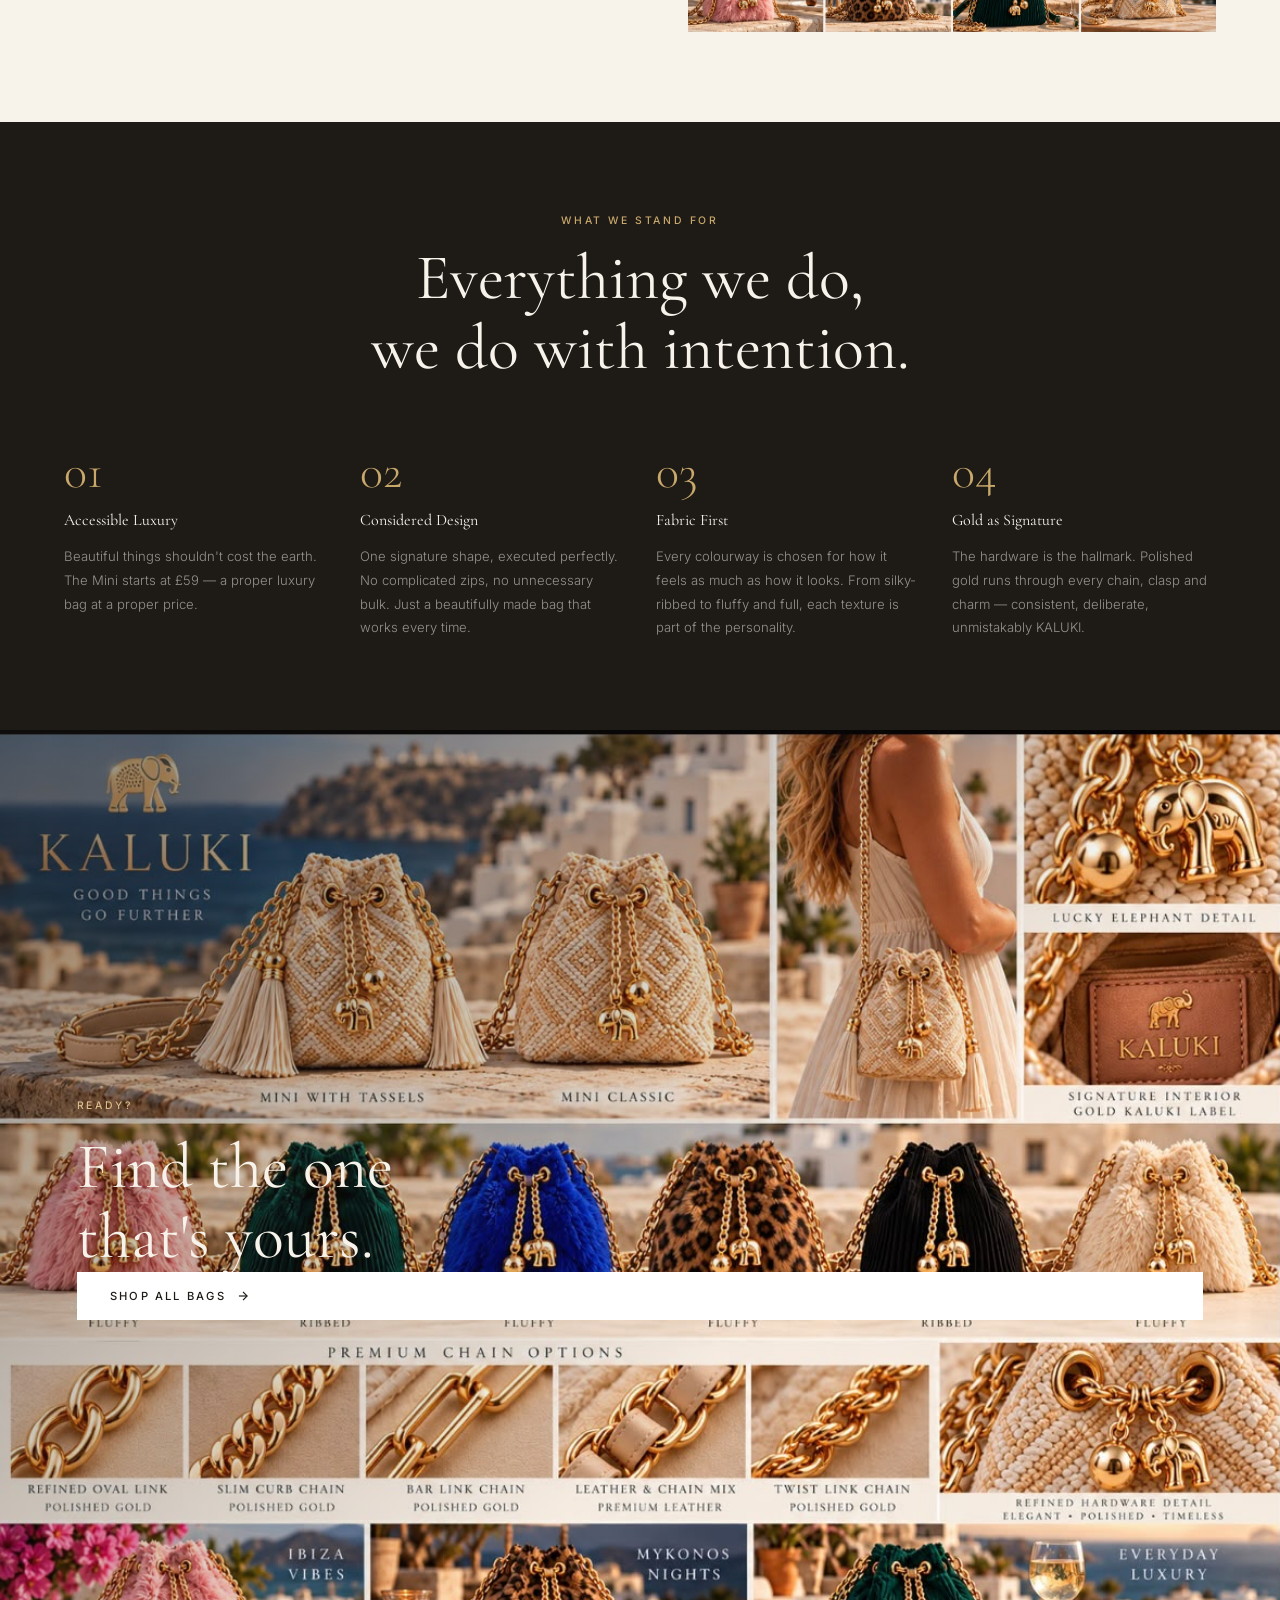
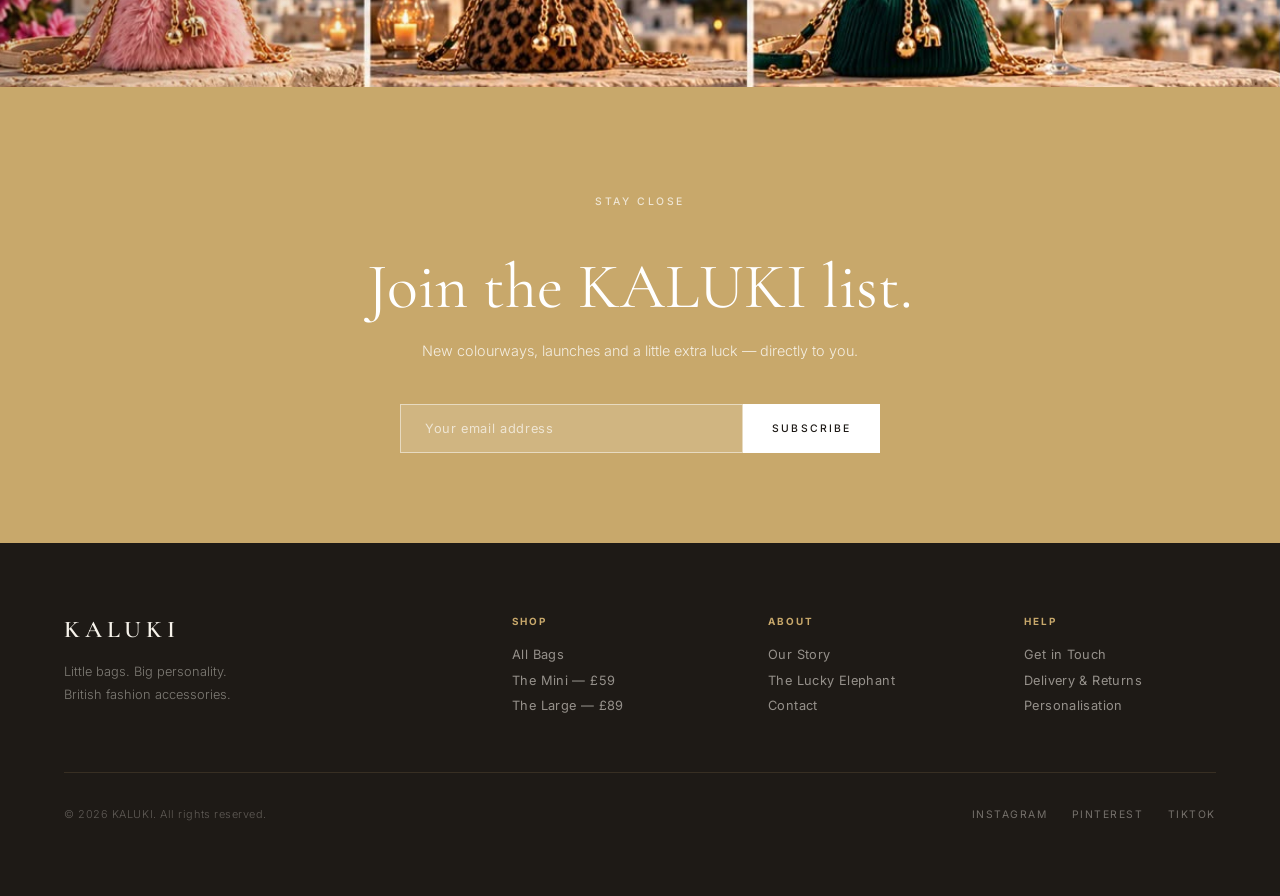
<file: about.html>
<!DOCTYPE html>
<html lang="en-GB">
<head>
  <meta charset="UTF-8" />
  <meta name="viewport" content="width=device-width, initial-scale=1.0" />
  <title>Our Story — KALUKI</title>
  <meta name="description" content="The KALUKI story. One signature bag. Two sizes. A lucky elephant. Good things go further." />
  <link rel="preconnect" href="https://fonts.googleapis.com" />
  <link rel="preconnect" href="https://fonts.gstatic.com" crossorigin />
  <link href="https://fonts.googleapis.com/css2?family=Cormorant+Garamond:ital,wght@0,300;0,400;0,500;0,600;1,300;1,400&family=Inter:wght@300;400;500&display=swap" rel="stylesheet" />
  <link rel="stylesheet" href="assets/css/style.css" />
</head>
<body>

  <nav class="nav scrolled" id="nav">
    <div class="nav-inner">
      <a href="index.html" class="nav-logo">
        <svg class="nav-logo-mark" viewBox="0 0 48 48" fill="none">
          <ellipse cx="24" cy="30" rx="14" ry="10" stroke="#C8A86B" stroke-width="1.5" fill="none"/>
          <path d="M16 28 C14 22 15 14 22 12 C20 18 24 22 24 22" stroke="#C8A86B" stroke-width="1.5" fill="none" stroke-linecap="round"/>
          <circle cx="31" cy="17" r="2.5" stroke="#C8A86B" stroke-width="1.2" fill="none"/>
          <path d="M31 22 C34 18 38 18 38 22 C38 26 35 28 32 27" stroke="#C8A86B" stroke-width="1.2" fill="none" stroke-linecap="round"/>
        </svg>
        <span class="nav-logo-text">KALUKI</span>
      </a>
      <ul class="nav-links">
        <li><a href="shop.html">Shop</a></li>
        <li><a href="index.html#collection">Collection</a></li>
        <li><a href="about.html" style="color:var(--gold)">About</a></li>
        <li><a href="contact.html">Contact</a></li>
      </ul>
      <div class="nav-actions">
        <a href="shop.html" class="nav-bag" data-bag>
          <svg viewBox="0 0 24 24" fill="none" stroke="currentColor" stroke-width="1.5">
            <path d="M6 2L3 6v14a2 2 0 002 2h14a2 2 0 002-2V6l-3-4z"/>
            <line x1="3" y1="6" x2="21" y2="6"/>
            <path d="M16 10a4 4 0 01-8 0"/>
          </svg>
          <span>Bag</span>
        </a>
        <button class="nav-hamburger" aria-label="Open menu">
          <span></span><span></span><span></span>
        </button>
      </div>
    </div>
  </nav>

  <div class="nav-mobile">
    <button class="nav-mobile-close" aria-label="Close menu" style="position:absolute;top:2rem;right:2rem;font-size:1.5rem;color:var(--charcoal);">✕</button>
    <a href="shop.html">Shop</a>
    <a href="index.html#collection">Collection</a>
    <a href="about.html">About</a>
    <a href="contact.html">Contact</a>
  </div>

  <!-- Page Hero -->
  <div class="page-hero">
    <p class="eyebrow">The Story</p>
    <h1>About<br/>KALUKI</h1>
    <p>Good things go further. Here is where ours started.</p>
  </div>

  <!-- Story Sections -->
  <section class="section" style="background:var(--white)">
    <div class="section-max" style="display:grid;grid-template-columns:1fr 1fr;gap:clamp(3rem,8vw,6rem);align-items:center;">
      <div class="reveal-left">
        <img src="assets/images/kaluki1.jpeg" alt="KALUKI signature bag" style="width:100%;height:auto;" loading="lazy"/>
      </div>
      <div class="reveal-right">
        <p class="eyebrow">Where it began</p>
        <h2 style="margin:1rem 0;">One beautiful bag.</h2>
        <div class="gold-rule"></div>
        <p>KALUKI was built around a deceptively simple idea: one extraordinary bag in two sizes, offered in the most beautiful fabrics we could find, finished with the kind of gold hardware that makes you feel like you've arrived somewhere.</p>
        <p style="margin-top:1rem;">The signature drawstring silhouette is structured enough to stand on its own, compact enough to take everywhere, and beautiful enough that you'll reach for it every single day.</p>
      </div>
    </div>
  </section>

  <!-- The Elephant -->
  <section class="section" id="elephant" style="background:var(--cream)">
    <div class="section-max" style="display:grid;grid-template-columns:1fr 1fr;gap:clamp(3rem,8vw,6rem);align-items:center;">
      <div class="reveal-left">
        <p class="eyebrow">The symbol</p>
        <h2 style="margin:1rem 0;">The Lucky Elephant.</h2>
        <div class="gold-rule"></div>
        <p>In many cultures, the elephant represents wisdom, strength, and good fortune. Ours hangs from the tassel of every KALUKI bag — a small reminder that good things go to those who carry them.</p>
        <p style="margin-top:1rem;">Cast in polished gold-finish metal, the lucky elephant is the detail that ties everything together. It is also what KALUKI is named after — the spirit of going further, carrying more, doing it beautifully.</p>
      </div>
      <div class="reveal-right">
        <img src="assets/images/kaluki3.jpeg" alt="KALUKI lucky elephant charm" style="width:100%;height:auto;" loading="lazy"/>
      </div>
    </div>
  </section>

  <!-- Values -->
  <section class="section" style="background:var(--charcoal)" id="craft">
    <div class="section-max">
      <div class="section-header centered reveal">
        <p class="eyebrow" style="color:var(--gold)">What we stand for</p>
        <h2 style="color:var(--cream);margin-top:0.75rem;">Everything we do,<br/>we do with intention.</h2>
      </div>

      <div class="values-grid">
        <div class="value-item reveal delay-1">
          <div class="value-number">01</div>
          <h4 style="color:var(--cream)">Accessible Luxury</h4>
          <p style="color:rgba(247,243,235,0.55);">Beautiful things shouldn't cost the earth. The Mini starts at £59 — a proper luxury bag at a proper price.</p>
        </div>
        <div class="value-item reveal delay-2">
          <div class="value-number">02</div>
          <h4 style="color:var(--cream)">Considered Design</h4>
          <p style="color:rgba(247,243,235,0.55);">One signature shape, executed perfectly. No complicated zips, no unnecessary bulk. Just a beautifully made bag that works every time.</p>
        </div>
        <div class="value-item reveal delay-3">
          <div class="value-number">03</div>
          <h4 style="color:var(--cream)">Fabric First</h4>
          <p style="color:rgba(247,243,235,0.55);">Every colourway is chosen for how it feels as much as how it looks. From silky-ribbed to fluffy and full, each texture is part of the personality.</p>
        </div>
        <div class="value-item reveal delay-4">
          <div class="value-number">04</div>
          <h4 style="color:var(--cream)">Gold as Signature</h4>
          <p style="color:rgba(247,243,235,0.55);">The hardware is the hallmark. Polished gold runs through every chain, clasp and charm — consistent, deliberate, unmistakably KALUKI.</p>
        </div>
      </div>
    </div>
  </section>

  <!-- Full image -->
  <div class="fullbleed">
    <img src="assets/images/kaluki2.jpeg" alt="KALUKI collection" loading="lazy"/>
    <div class="fullbleed-overlay">
      <p class="eyebrow reveal">Ready?</p>
      <h2 class="reveal delay-1" style="color:var(--cream);">Find the one<br/>that's yours.</h2>
      <a href="shop.html" class="btn btn-white reveal delay-2">
        Shop All Bags
        <svg viewBox="0 0 24 24" fill="none" stroke="currentColor" stroke-width="2"><line x1="5" y1="12" x2="19" y2="12"/><polyline points="12 5 19 12 12 19"/></svg>
      </a>
    </div>
  </div>

  <!-- Newsletter -->
  <section class="newsletter-section">
    <p class="eyebrow reveal" style="color:rgba(255,255,255,0.7);">Stay Close</p>
    <h2 class="reveal delay-1">Join the KALUKI list.</h2>
    <p class="reveal delay-2">New colourways, launches and a little extra luck — directly to you.</p>
    <form class="newsletter-form reveal delay-3" novalidate>
      <input type="email" placeholder="Your email address" required aria-label="Email address" />
      <button type="submit" class="btn btn-white">Subscribe</button>
    </form>
  </section>

  <!-- Footer -->
  <footer class="footer">
    <div class="footer-inner">
      <div class="footer-brand">
        <div class="footer-logo-text">KALUKI</div>
        <p>Little bags. Big personality.<br/>British fashion accessories.</p>
      </div>
      <div class="footer-col">
        <h5>Shop</h5>
        <a href="shop.html">All Bags</a>
        <a href="shop.html">The Mini — £59</a>
        <a href="shop.html">The Large — £89</a>
      </div>
      <div class="footer-col">
        <h5>About</h5>
        <a href="about.html">Our Story</a>
        <a href="about.html#elephant">The Lucky Elephant</a>
        <a href="contact.html">Contact</a>
      </div>
      <div class="footer-col">
        <h5>Help</h5>
        <a href="contact.html">Get in Touch</a>
        <a href="#">Delivery &amp; Returns</a>
        <a href="#">Personalisation</a>
      </div>
    </div>
    <div class="footer-bottom">
      <p>© 2026 KALUKI. All rights reserved.</p>
      <div class="footer-social">
        <a href="#">Instagram</a>
        <a href="#">Pinterest</a>
        <a href="#">TikTok</a>
      </div>
    </div>
  </footer>

  <div id="toast" class="toast" aria-live="polite"></div>
  <script src="assets/js/main.js" defer></script>
</body>
</html>
</file>
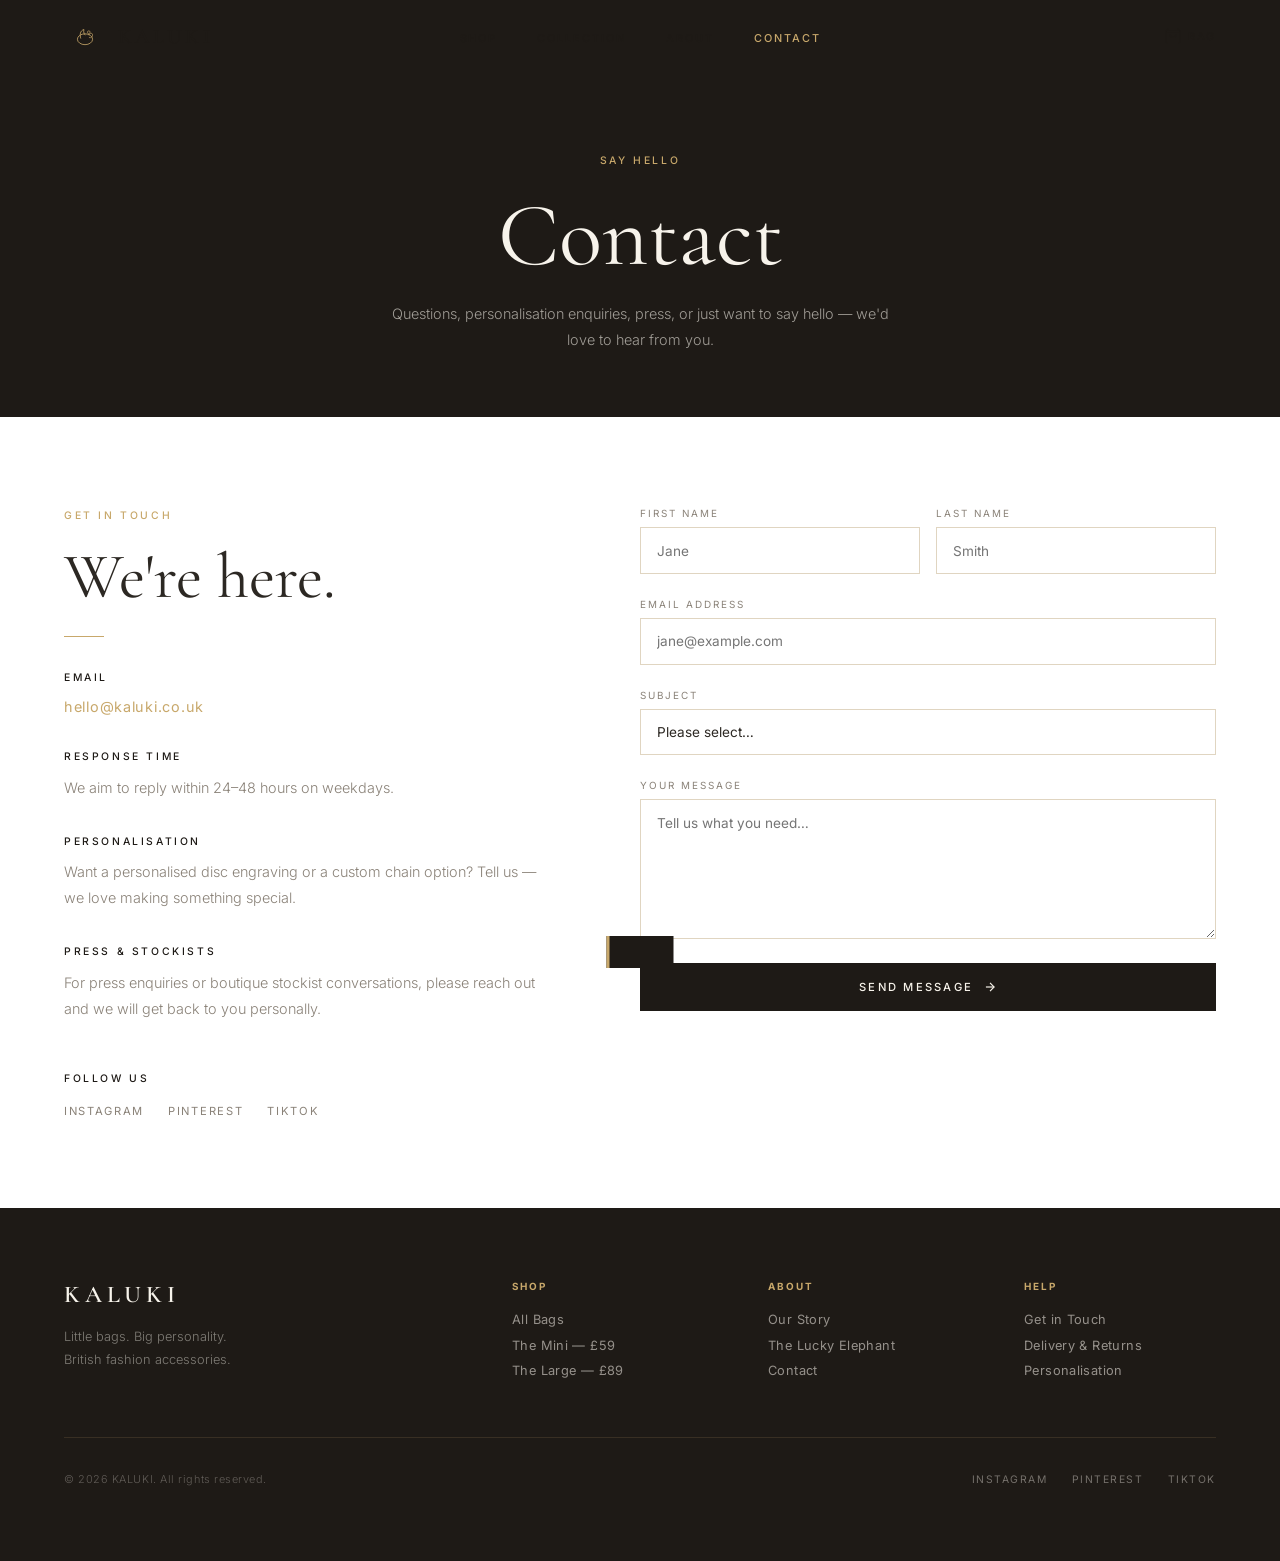
<file: contact.html>
<!DOCTYPE html>
<html lang="en-GB">
<head>
  <meta charset="UTF-8" />
  <meta name="viewport" content="width=device-width, initial-scale=1.0" />
  <title>Contact — KALUKI</title>
  <meta name="description" content="Get in touch with KALUKI — questions, personalisation requests, or just to say hello." />
  <link rel="preconnect" href="https://fonts.googleapis.com" />
  <link rel="preconnect" href="https://fonts.gstatic.com" crossorigin />
  <link href="https://fonts.googleapis.com/css2?family=Cormorant+Garamond:ital,wght@0,300;0,400;0,500;0,600;1,300;1,400&family=Inter:wght@300;400;500&display=swap" rel="stylesheet" />
  <link rel="stylesheet" href="assets/css/style.css" />
</head>
<body>

  <nav class="nav scrolled" id="nav">
    <div class="nav-inner">
      <a href="index.html" class="nav-logo">
        <svg class="nav-logo-mark" viewBox="0 0 48 48" fill="none">
          <ellipse cx="24" cy="30" rx="14" ry="10" stroke="#C8A86B" stroke-width="1.5" fill="none"/>
          <path d="M16 28 C14 22 15 14 22 12 C20 18 24 22 24 22" stroke="#C8A86B" stroke-width="1.5" fill="none" stroke-linecap="round"/>
          <circle cx="31" cy="17" r="2.5" stroke="#C8A86B" stroke-width="1.2" fill="none"/>
          <path d="M31 22 C34 18 38 18 38 22 C38 26 35 28 32 27" stroke="#C8A86B" stroke-width="1.2" fill="none" stroke-linecap="round"/>
        </svg>
        <span class="nav-logo-text">KALUKI</span>
      </a>
      <ul class="nav-links">
        <li><a href="shop.html">Shop</a></li>
        <li><a href="index.html#collection">Collection</a></li>
        <li><a href="about.html">About</a></li>
        <li><a href="contact.html" style="color:var(--gold)">Contact</a></li>
      </ul>
      <div class="nav-actions">
        <a href="shop.html" class="nav-bag" data-bag>
          <svg viewBox="0 0 24 24" fill="none" stroke="currentColor" stroke-width="1.5">
            <path d="M6 2L3 6v14a2 2 0 002 2h14a2 2 0 002-2V6l-3-4z"/>
            <line x1="3" y1="6" x2="21" y2="6"/>
            <path d="M16 10a4 4 0 01-8 0"/>
          </svg>
          <span>Bag</span>
        </a>
        <button class="nav-hamburger" aria-label="Open menu">
          <span></span><span></span><span></span>
        </button>
      </div>
    </div>
  </nav>

  <div class="nav-mobile">
    <button class="nav-mobile-close" aria-label="Close menu" style="position:absolute;top:2rem;right:2rem;font-size:1.5rem;color:var(--charcoal);">✕</button>
    <a href="shop.html">Shop</a>
    <a href="index.html#collection">Collection</a>
    <a href="about.html">About</a>
    <a href="contact.html">Contact</a>
  </div>

  <div class="page-hero">
    <p class="eyebrow">Say Hello</p>
    <h1>Contact</h1>
    <p>Questions, personalisation enquiries, press, or just want to say hello — we'd love to hear from you.</p>
  </div>

  <section class="section" style="background:var(--white)">
    <div class="section-max">
      <div class="contact-grid">

        <!-- Contact info -->
        <div class="reveal-left">
          <p class="eyebrow">Get in Touch</p>
          <h2 style="margin:1rem 0 1.5rem;">We're here.</h2>
          <div class="gold-rule"></div>

          <div style="display:flex;flex-direction:column;gap:2rem;margin-top:2rem;">
            <div>
              <p class="eyebrow" style="color:var(--charcoal);margin-bottom:0.5rem;">Email</p>
              <a href="mailto:hello@kaluki.co.uk" style="color:var(--gold);font-size:0.9rem;letter-spacing:0.05em;">hello@kaluki.co.uk</a>
            </div>
            <div>
              <p class="eyebrow" style="color:var(--charcoal);margin-bottom:0.5rem;">Response Time</p>
              <p style="margin:0;">We aim to reply within 24–48 hours on weekdays.</p>
            </div>
            <div>
              <p class="eyebrow" style="color:var(--charcoal);margin-bottom:0.5rem;">Personalisation</p>
              <p style="margin:0;">Want a personalised disc engraving or a custom chain option? Tell us — we love making something special.</p>
            </div>
            <div>
              <p class="eyebrow" style="color:var(--charcoal);margin-bottom:0.5rem;">Press &amp; Stockists</p>
              <p style="margin:0;">For press enquiries or boutique stockist conversations, please reach out and we will get back to you personally.</p>
            </div>
          </div>

          <div style="margin-top:3rem;">
            <p class="eyebrow" style="color:var(--charcoal);margin-bottom:1rem;">Follow Us</p>
            <div style="display:flex;gap:1.5rem;">
              <a href="#" style="font-size:0.7rem;letter-spacing:0.15em;text-transform:uppercase;color:var(--muted);transition:color 0.3s">Instagram</a>
              <a href="#" style="font-size:0.7rem;letter-spacing:0.15em;text-transform:uppercase;color:var(--muted);transition:color 0.3s">Pinterest</a>
              <a href="#" style="font-size:0.7rem;letter-spacing:0.15em;text-transform:uppercase;color:var(--muted);transition:color 0.3s">TikTok</a>
            </div>
          </div>
        </div>

        <!-- Form -->
        <div class="reveal-right">
          <form id="contact-form" novalidate>
            <div style="display:grid;grid-template-columns:1fr 1fr;gap:1rem;">
              <div class="form-field">
                <label for="fname">First Name</label>
                <input type="text" id="fname" name="fname" placeholder="Jane" required />
              </div>
              <div class="form-field">
                <label for="lname">Last Name</label>
                <input type="text" id="lname" name="lname" placeholder="Smith" required />
              </div>
            </div>
            <div class="form-field">
              <label for="email">Email Address</label>
              <input type="email" id="email" name="email" placeholder="jane@example.com" required />
            </div>
            <div class="form-field">
              <label for="subject">Subject</label>
              <select id="subject" name="subject">
                <option value="">Please select…</option>
                <option value="order">Order Enquiry</option>
                <option value="personalisation">Personalisation Request</option>
                <option value="press">Press</option>
                <option value="stockist">Stockist Enquiry</option>
                <option value="other">Other</option>
              </select>
            </div>
            <div class="form-field">
              <label for="message">Your Message</label>
              <textarea id="message" name="message" placeholder="Tell us what you need…" required></textarea>
            </div>
            <button type="submit" class="btn btn-dark" style="width:100%;justify-content:center;">
              Send Message
              <svg viewBox="0 0 24 24" fill="none" stroke="currentColor" stroke-width="2"><line x1="5" y1="12" x2="19" y2="12"/><polyline points="12 5 19 12 12 19"/></svg>
            </button>
          </form>
        </div>

      </div>
    </div>
  </section>

  <!-- Footer -->
  <footer class="footer">
    <div class="footer-inner">
      <div class="footer-brand">
        <div class="footer-logo-text">KALUKI</div>
        <p>Little bags. Big personality.<br/>British fashion accessories.</p>
      </div>
      <div class="footer-col">
        <h5>Shop</h5>
        <a href="shop.html">All Bags</a>
        <a href="shop.html">The Mini — £59</a>
        <a href="shop.html">The Large — £89</a>
      </div>
      <div class="footer-col">
        <h5>About</h5>
        <a href="about.html">Our Story</a>
        <a href="about.html#elephant">The Lucky Elephant</a>
        <a href="contact.html">Contact</a>
      </div>
      <div class="footer-col">
        <h5>Help</h5>
        <a href="contact.html">Get in Touch</a>
        <a href="#">Delivery &amp; Returns</a>
        <a href="#">Personalisation</a>
      </div>
    </div>
    <div class="footer-bottom">
      <p>© 2026 KALUKI. All rights reserved.</p>
      <div class="footer-social">
        <a href="#">Instagram</a>
        <a href="#">Pinterest</a>
        <a href="#">TikTok</a>
      </div>
    </div>
  </footer>

  <div id="toast" class="toast" aria-live="polite"></div>
  <script src="assets/js/main.js" defer></script>
  <script>
    document.getElementById('contact-form').addEventListener('submit', (e) => {
      e.preventDefault();
      const toast = document.getElementById('toast');
      toast.textContent = 'Message received — we\'ll be in touch soon.';
      toast.classList.add('show');
      setTimeout(() => toast.classList.remove('show'), 3500);
      e.target.reset();
    });
  </script>
</body>
</html>
</file>
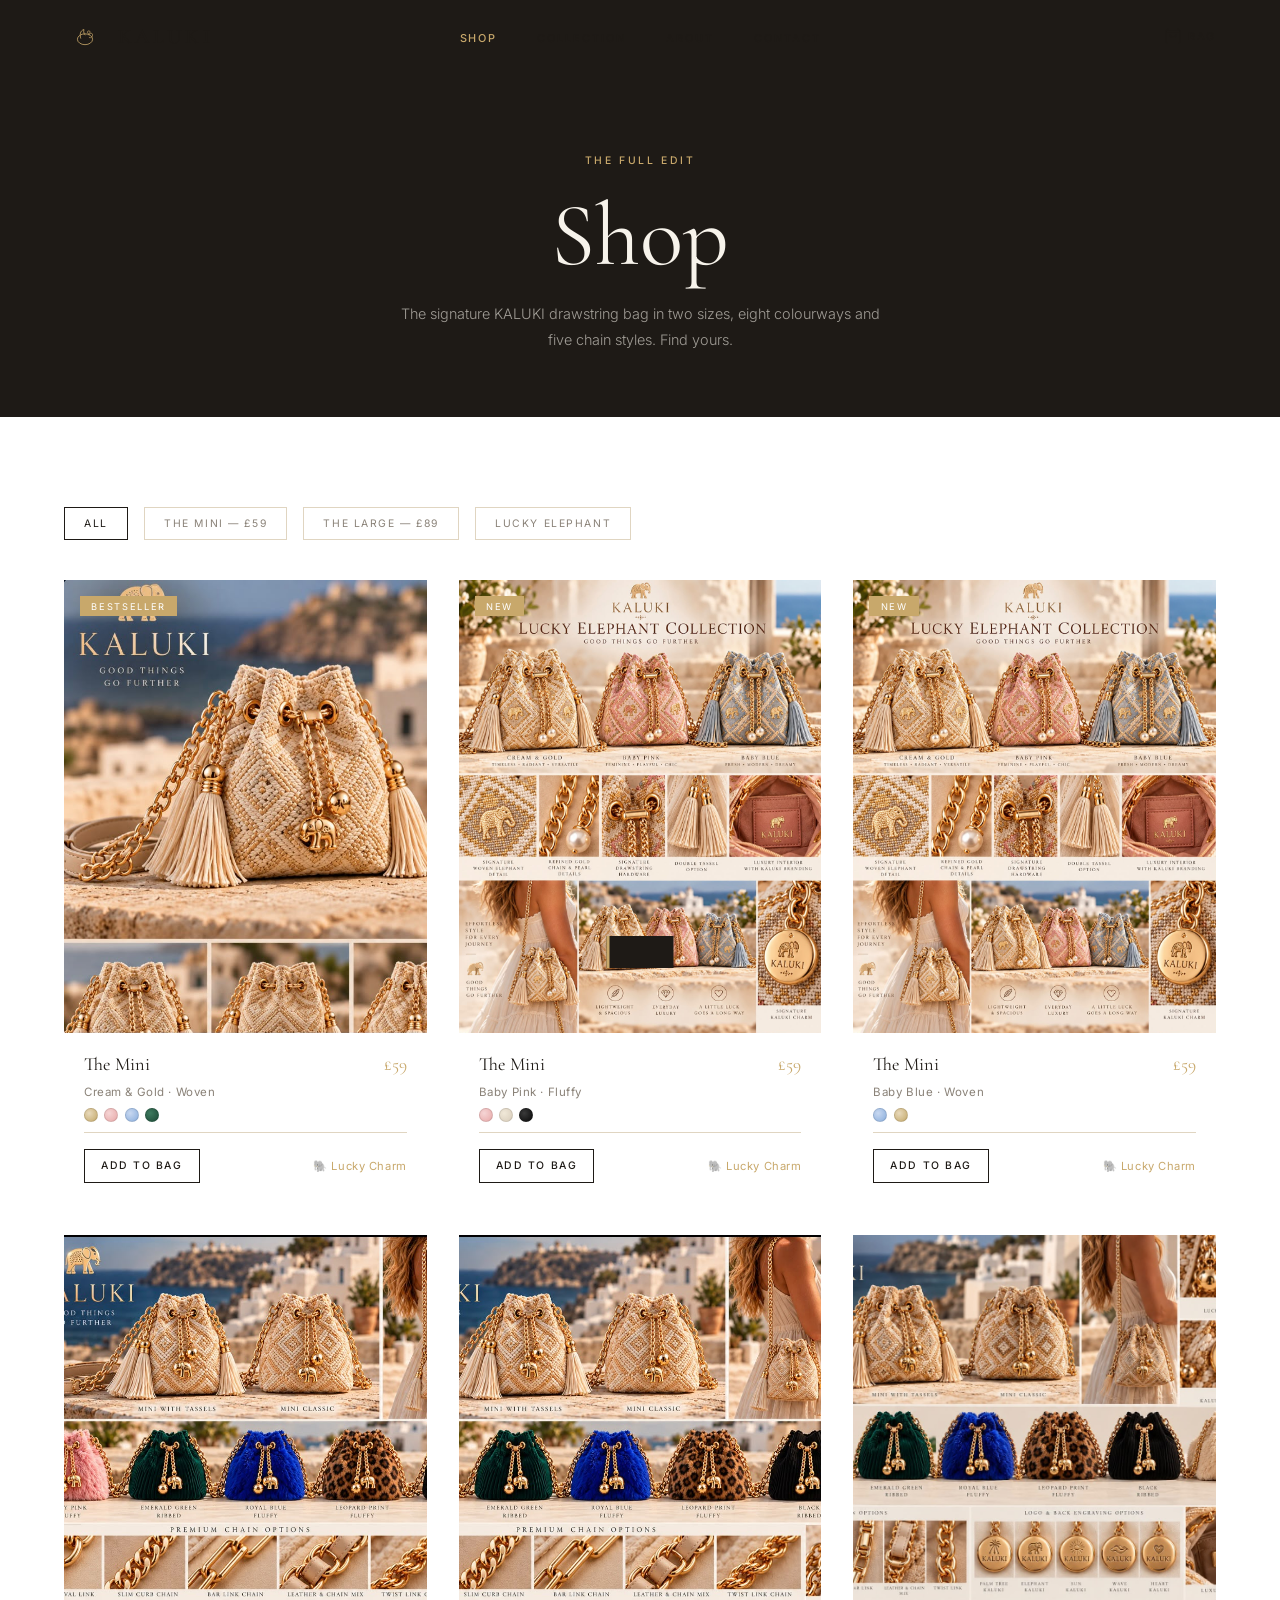
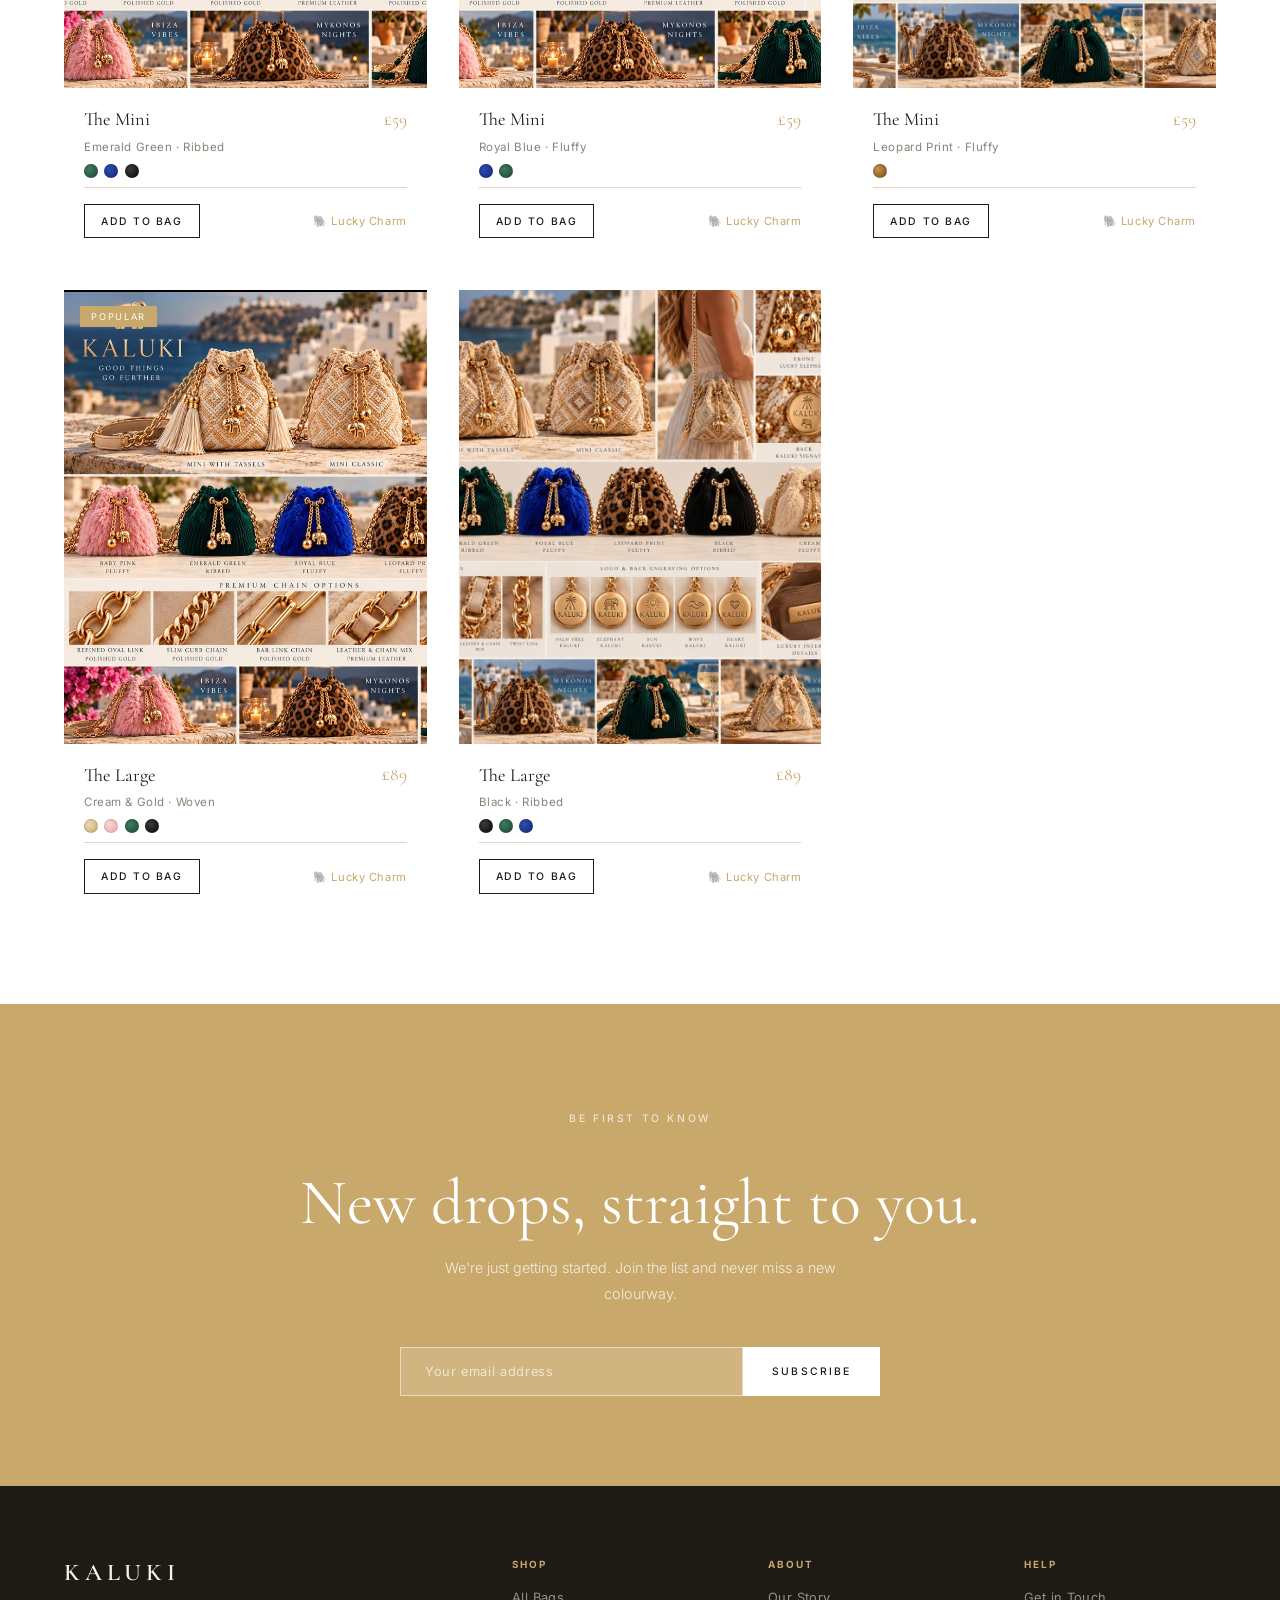
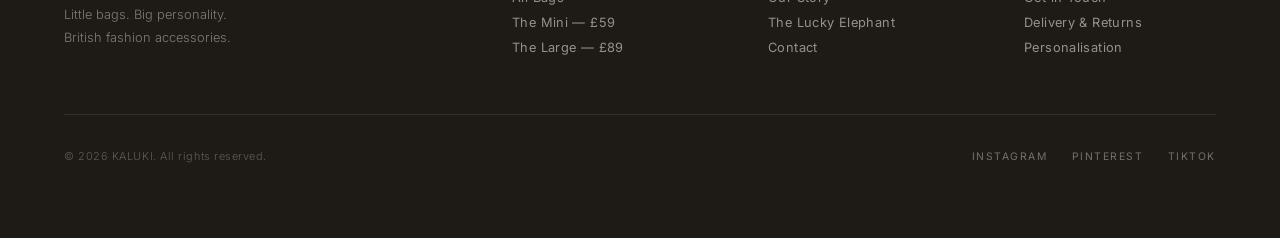
<file: shop.html>
<!DOCTYPE html>
<html lang="en-GB">
<head>
  <meta charset="UTF-8" />
  <meta name="viewport" content="width=device-width, initial-scale=1.0" />
  <title>Shop — KALUKI</title>
  <meta name="description" content="Shop the full KALUKI bag collection. The Mini from £59. The Large from £89. Eight colourways. Gold hardware. Lucky elephant charm." />
  <link rel="preconnect" href="https://fonts.googleapis.com" />
  <link rel="preconnect" href="https://fonts.gstatic.com" crossorigin />
  <link href="https://fonts.googleapis.com/css2?family=Cormorant+Garamond:ital,wght@0,300;0,400;0,500;0,600;1,300;1,400&family=Inter:wght@300;400;500&display=swap" rel="stylesheet" />
  <link rel="stylesheet" href="assets/css/style.css" />
</head>
<body>

  <!-- Nav -->
  <nav class="nav scrolled" id="nav">
    <div class="nav-inner">
      <a href="index.html" class="nav-logo">
        <svg class="nav-logo-mark" viewBox="0 0 48 48" fill="none">
          <ellipse cx="24" cy="30" rx="14" ry="10" stroke="#C8A86B" stroke-width="1.5" fill="none"/>
          <path d="M16 28 C14 22 15 14 22 12 C20 18 24 22 24 22" stroke="#C8A86B" stroke-width="1.5" fill="none" stroke-linecap="round"/>
          <circle cx="31" cy="17" r="2.5" stroke="#C8A86B" stroke-width="1.2" fill="none"/>
          <path d="M31 22 C34 18 38 18 38 22 C38 26 35 28 32 27" stroke="#C8A86B" stroke-width="1.2" fill="none" stroke-linecap="round"/>
        </svg>
        <span class="nav-logo-text">KALUKI</span>
      </a>
      <ul class="nav-links">
        <li><a href="shop.html" style="color:var(--gold)">Shop</a></li>
        <li><a href="index.html#collection">Collection</a></li>
        <li><a href="about.html">About</a></li>
        <li><a href="contact.html">Contact</a></li>
      </ul>
      <div class="nav-actions">
        <a href="shop.html" class="nav-bag" data-bag>
          <svg viewBox="0 0 24 24" fill="none" stroke="currentColor" stroke-width="1.5">
            <path d="M6 2L3 6v14a2 2 0 002 2h14a2 2 0 002-2V6l-3-4z"/>
            <line x1="3" y1="6" x2="21" y2="6"/>
            <path d="M16 10a4 4 0 01-8 0"/>
          </svg>
          <span>Bag</span>
        </a>
        <button class="nav-hamburger" aria-label="Open menu">
          <span></span><span></span><span></span>
        </button>
      </div>
    </div>
  </nav>

  <div class="nav-mobile">
    <button class="nav-mobile-close" aria-label="Close menu" style="position:absolute;top:2rem;right:2rem;font-size:1.5rem;color:var(--charcoal);">✕</button>
    <a href="shop.html">Shop</a>
    <a href="index.html#collection">Collection</a>
    <a href="about.html">About</a>
    <a href="contact.html">Contact</a>
  </div>

  <!-- Page Hero -->
  <div class="page-hero">
    <p class="eyebrow">The Full Edit</p>
    <h1>Shop</h1>
    <p>The signature KALUKI drawstring bag in two sizes, eight colourways and five chain styles. Find yours.</p>
  </div>

  <!-- Shop Filters + Grid -->
  <section class="section" style="background:var(--white)">
    <div class="section-max">

      <div class="shop-filters reveal">
        <button class="filter-btn active" data-filter="all">All</button>
        <button class="filter-btn" data-filter="mini">The Mini — £59</button>
        <button class="filter-btn" data-filter="large">The Large — £89</button>
        <button class="filter-btn" data-filter="collection">Lucky Elephant</button>
      </div>

      <div class="shop-grid">

        <!-- Cream & Gold Mini -->
        <div class="product-card reveal" data-category="mini collection">
          <div class="product-card-image">
            <img src="assets/images/kaluki1.jpeg" alt="KALUKI Mini — Cream & Gold" loading="lazy" style="object-position:0% 0%" />
            <span class="product-card-badge">Bestseller</span>
          </div>
          <div class="product-card-body">
            <div class="product-card-meta">
              <span class="product-card-name">The Mini</span>
              <span class="product-card-price">£59</span>
            </div>
            <span class="product-card-sub">Cream &amp; Gold · Woven</span>
            <div class="product-card-colours">
              <div class="product-card-colour-dot c-cream-gold" title="Cream & Gold"></div>
              <div class="product-card-colour-dot c-baby-pink" title="Baby Pink"></div>
              <div class="product-card-colour-dot c-baby-blue" title="Baby Blue"></div>
              <div class="product-card-colour-dot c-emerald" title="Emerald"></div>
            </div>
            <div class="product-card-footer">
              <button class="add-to-bag">Add to Bag</button>
              <div style="font-size:0.7rem;color:var(--gold);letter-spacing:0.05em">🐘 Lucky Charm</div>
            </div>
          </div>
        </div>

        <!-- Baby Pink Mini -->
        <div class="product-card reveal delay-1" data-category="mini collection">
          <div class="product-card-image">
            <img src="assets/images/kaluki4.jpeg" alt="KALUKI Mini — Baby Pink" loading="lazy" style="object-position: 30% 30%;" />
            <span class="product-card-badge">New</span>
          </div>
          <div class="product-card-body">
            <div class="product-card-meta">
              <span class="product-card-name">The Mini</span>
              <span class="product-card-price">£59</span>
            </div>
            <span class="product-card-sub">Baby Pink · Fluffy</span>
            <div class="product-card-colours">
              <div class="product-card-colour-dot c-baby-pink" title="Baby Pink"></div>
              <div class="product-card-colour-dot c-cream-fluffy" title="Cream Fluffy"></div>
              <div class="product-card-colour-dot c-black" title="Black"></div>
            </div>
            <div class="product-card-footer">
              <button class="add-to-bag">Add to Bag</button>
              <div style="font-size:0.7rem;color:var(--gold);letter-spacing:0.05em">🐘 Lucky Charm</div>
            </div>
          </div>
        </div>

        <!-- Baby Blue Mini -->
        <div class="product-card reveal delay-2" data-category="mini collection">
          <div class="product-card-image">
            <img src="assets/images/kaluki4.jpeg" alt="KALUKI Mini — Baby Blue" loading="lazy" style="object-position: 70% 30%;" />
            <span class="product-card-badge">New</span>
          </div>
          <div class="product-card-body">
            <div class="product-card-meta">
              <span class="product-card-name">The Mini</span>
              <span class="product-card-price">£59</span>
            </div>
            <span class="product-card-sub">Baby Blue · Woven</span>
            <div class="product-card-colours">
              <div class="product-card-colour-dot c-baby-blue" title="Baby Blue"></div>
              <div class="product-card-colour-dot c-cream-gold" title="Cream & Gold"></div>
            </div>
            <div class="product-card-footer">
              <button class="add-to-bag">Add to Bag</button>
              <div style="font-size:0.7rem;color:var(--gold);letter-spacing:0.05em">🐘 Lucky Charm</div>
            </div>
          </div>
        </div>

        <!-- Emerald Mini -->
        <div class="product-card reveal" data-category="mini">
          <div class="product-card-image">
            <img src="assets/images/kaluki2.jpeg" alt="KALUKI Mini — Emerald Green" loading="lazy" style="object-position: 20% 70%;" />
          </div>
          <div class="product-card-body">
            <div class="product-card-meta">
              <span class="product-card-name">The Mini</span>
              <span class="product-card-price">£59</span>
            </div>
            <span class="product-card-sub">Emerald Green · Ribbed</span>
            <div class="product-card-colours">
              <div class="product-card-colour-dot c-emerald" title="Emerald"></div>
              <div class="product-card-colour-dot c-royal-blue" title="Royal Blue"></div>
              <div class="product-card-colour-dot c-black" title="Black"></div>
            </div>
            <div class="product-card-footer">
              <button class="add-to-bag">Add to Bag</button>
              <div style="font-size:0.7rem;color:var(--gold);letter-spacing:0.05em">🐘 Lucky Charm</div>
            </div>
          </div>
        </div>

        <!-- Royal Blue Mini -->
        <div class="product-card reveal delay-1" data-category="mini">
          <div class="product-card-image">
            <img src="assets/images/kaluki2.jpeg" alt="KALUKI Mini — Royal Blue" loading="lazy" style="object-position: 40% 70%;" />
          </div>
          <div class="product-card-body">
            <div class="product-card-meta">
              <span class="product-card-name">The Mini</span>
              <span class="product-card-price">£59</span>
            </div>
            <span class="product-card-sub">Royal Blue · Fluffy</span>
            <div class="product-card-colours">
              <div class="product-card-colour-dot c-royal-blue" title="Royal Blue"></div>
              <div class="product-card-colour-dot c-emerald" title="Emerald"></div>
            </div>
            <div class="product-card-footer">
              <button class="add-to-bag">Add to Bag</button>
              <div style="font-size:0.7rem;color:var(--gold);letter-spacing:0.05em">🐘 Lucky Charm</div>
            </div>
          </div>
        </div>

        <!-- Leopard Mini -->
        <div class="product-card reveal delay-2" data-category="mini">
          <div class="product-card-image">
            <img src="assets/images/kaluki3.jpeg" alt="KALUKI Mini — Leopard Print" loading="lazy" style="object-position: 60% 70%;" />
          </div>
          <div class="product-card-body">
            <div class="product-card-meta">
              <span class="product-card-name">The Mini</span>
              <span class="product-card-price">£59</span>
            </div>
            <span class="product-card-sub">Leopard Print · Fluffy</span>
            <div class="product-card-colours">
              <div class="product-card-colour-dot c-leopard" title="Leopard"></div>
            </div>
            <div class="product-card-footer">
              <button class="add-to-bag">Add to Bag</button>
              <div style="font-size:0.7rem;color:var(--gold);letter-spacing:0.05em">🐘 Lucky Charm</div>
            </div>
          </div>
        </div>

        <!-- Large — Cream & Gold -->
        <div class="product-card reveal" data-category="large">
          <div class="product-card-image">
            <img src="assets/images/kaluki2.jpeg" alt="KALUKI Large — Cream & Gold" loading="lazy" style="object-position: 0% 10%;" />
            <span class="product-card-badge">Popular</span>
          </div>
          <div class="product-card-body">
            <div class="product-card-meta">
              <span class="product-card-name">The Large</span>
              <span class="product-card-price">£89</span>
            </div>
            <span class="product-card-sub">Cream &amp; Gold · Woven</span>
            <div class="product-card-colours">
              <div class="product-card-colour-dot c-cream-gold" title="Cream & Gold"></div>
              <div class="product-card-colour-dot c-baby-pink" title="Baby Pink"></div>
              <div class="product-card-colour-dot c-emerald" title="Emerald"></div>
              <div class="product-card-colour-dot c-black" title="Black"></div>
            </div>
            <div class="product-card-footer">
              <button class="add-to-bag">Add to Bag</button>
              <div style="font-size:0.7rem;color:var(--gold);letter-spacing:0.05em">🐘 Lucky Charm</div>
            </div>
          </div>
        </div>

        <!-- Large — Black -->
        <div class="product-card reveal delay-1" data-category="large">
          <div class="product-card-image">
            <img src="assets/images/kaluki3.jpeg" alt="KALUKI Large — Black" loading="lazy" style="object-position: 80% 70%;" />
          </div>
          <div class="product-card-body">
            <div class="product-card-meta">
              <span class="product-card-name">The Large</span>
              <span class="product-card-price">£89</span>
            </div>
            <span class="product-card-sub">Black · Ribbed</span>
            <div class="product-card-colours">
              <div class="product-card-colour-dot c-black" title="Black"></div>
              <div class="product-card-colour-dot c-emerald" title="Emerald"></div>
              <div class="product-card-colour-dot c-royal-blue" title="Royal Blue"></div>
            </div>
            <div class="product-card-footer">
              <button class="add-to-bag">Add to Bag</button>
              <div style="font-size:0.7rem;color:var(--gold);letter-spacing:0.05em">🐘 Lucky Charm</div>
            </div>
          </div>
        </div>

      </div>
    </div>
  </section>

  <!-- Newsletter -->
  <section class="newsletter-section">
    <p class="eyebrow reveal" style="color:rgba(255,255,255,0.7);">Be First to Know</p>
    <h2 class="reveal delay-1">New drops, straight to you.</h2>
    <p class="reveal delay-2">We're just getting started. Join the list and never miss a new colourway.</p>
    <form class="newsletter-form reveal delay-3" novalidate>
      <input type="email" placeholder="Your email address" required aria-label="Email address" />
      <button type="submit" class="btn btn-white">Subscribe</button>
    </form>
  </section>

  <!-- Footer -->
  <footer class="footer">
    <div class="footer-inner">
      <div class="footer-brand">
        <div class="footer-logo-text">KALUKI</div>
        <p>Little bags. Big personality.<br/>British fashion accessories.</p>
      </div>
      <div class="footer-col">
        <h5>Shop</h5>
        <a href="shop.html">All Bags</a>
        <a href="shop.html">The Mini — £59</a>
        <a href="shop.html">The Large — £89</a>
      </div>
      <div class="footer-col">
        <h5>About</h5>
        <a href="about.html">Our Story</a>
        <a href="about.html">The Lucky Elephant</a>
        <a href="contact.html">Contact</a>
      </div>
      <div class="footer-col">
        <h5>Help</h5>
        <a href="contact.html">Get in Touch</a>
        <a href="#">Delivery &amp; Returns</a>
        <a href="#">Personalisation</a>
      </div>
    </div>
    <div class="footer-bottom">
      <p>© 2026 KALUKI. All rights reserved.</p>
      <div class="footer-social">
        <a href="#">Instagram</a>
        <a href="#">Pinterest</a>
        <a href="#">TikTok</a>
      </div>
    </div>
  </footer>

  <div id="toast" class="toast" aria-live="polite"></div>
  <script src="assets/js/main.js" defer></script>
</body>
</html>
</file>
<file: assets/css/style.css>
/* ─────────────────────────────────────────────
   KALUKI — Brand Website Styles
   ───────────────────────────────────────────── */

/* 1. Custom Properties
─────────────────────────────────────────────── */
:root {
  --cream:        #F7F3EB;
  --cream-mid:    #EDE5D4;
  --cream-dark:   #E0D5C1;
  --gold:         #C8A86B;
  --gold-light:   #D9BE8A;
  --gold-dark:    #9E7D42;
  --charcoal:     #1E1A16;
  --text:         #2C2823;
  --muted:        #8A8278;
  --white:        #FFFFFF;

  --font-display: 'Cormorant Garamond', Georgia, serif;
  --font-body:    'Inter', system-ui, -apple-system, sans-serif;

  --nav-h:        72px;
  --max-w:        1400px;
  --gap:          clamp(1.5rem, 4vw, 3rem);
}

/* 2. Reset & Base
─────────────────────────────────────────────── */
*, *::before, *::after { box-sizing: border-box; margin: 0; padding: 0; }

html {
  scroll-behavior: smooth;
  font-size: 16px;
}

body {
  font-family: var(--font-body);
  color: var(--text);
  background: var(--cream);
  -webkit-font-smoothing: antialiased;
  overflow-x: hidden;
}

img { display: block; max-width: 100%; }
a  { text-decoration: none; color: inherit; }
ul { list-style: none; }
button { cursor: pointer; border: none; background: none; font-family: inherit; }

/* 3. Typography
─────────────────────────────────────────────── */
.eyebrow {
  font-family: var(--font-body);
  font-size: 0.65rem;
  font-weight: 500;
  letter-spacing: 0.25em;
  text-transform: uppercase;
  color: var(--gold);
}

h1, h2, h3, h4 {
  font-family: var(--font-display);
  font-weight: 400;
  line-height: 1.1;
}

h1 { font-size: clamp(3.5rem, 8vw, 7rem); }
h2 { font-size: clamp(2.2rem, 5vw, 4rem); }
h3 { font-size: clamp(1.5rem, 3vw, 2.2rem); }
h4 { font-size: 1.25rem; }

p {
  font-size: 0.9rem;
  line-height: 1.8;
  color: var(--muted);
  font-weight: 300;
}

.gold-rule {
  width: 40px;
  height: 1px;
  background: var(--gold);
  margin: 1.25rem 0;
}

/* 4. Buttons
─────────────────────────────────────────────── */
.btn {
  display: inline-flex;
  align-items: center;
  gap: 0.6rem;
  font-family: var(--font-body);
  font-size: 0.7rem;
  font-weight: 500;
  letter-spacing: 0.2em;
  text-transform: uppercase;
  padding: 1rem 2rem;
  transition: all 0.3s ease;
}

.btn-dark {
  background: var(--charcoal);
  color: var(--cream);
  border: 1px solid var(--charcoal);
}
.btn-dark:hover {
  background: transparent;
  color: var(--charcoal);
}

.btn-outline {
  background: transparent;
  color: var(--charcoal);
  border: 1px solid var(--charcoal);
}
.btn-outline:hover {
  background: var(--charcoal);
  color: var(--cream);
}

.btn-gold {
  background: var(--gold);
  color: var(--white);
  border: 1px solid var(--gold);
}
.btn-gold:hover {
  background: var(--gold-dark);
  border-color: var(--gold-dark);
}

.btn-white {
  background: var(--white);
  color: var(--charcoal);
  border: 1px solid var(--white);
}
.btn-white:hover {
  background: transparent;
  color: var(--white);
}

.btn svg {
  width: 14px;
  height: 14px;
  transition: transform 0.3s ease;
}
.btn:hover svg { transform: translateX(4px); }

/* 5. Navigation
─────────────────────────────────────────────── */
.nav {
  position: fixed;
  top: 0; left: 0; right: 0;
  z-index: 100;
  height: var(--nav-h);
  display: flex;
  align-items: center;
  padding: 0 clamp(1.5rem, 5vw, 4rem);
  transition: background 0.4s ease, box-shadow 0.4s ease;
}

.nav.scrolled {
  background: rgba(247, 243, 235, 0.96);
  backdrop-filter: blur(8px);
  box-shadow: 0 1px 0 rgba(200, 168, 107, 0.2);
}

.nav-inner {
  width: 100%;
  display: grid;
  grid-template-columns: 1fr auto 1fr;
  align-items: center;
  gap: 2rem;
}

.nav-logo {
  display: flex;
  align-items: center;
  gap: 0.75rem;
}

.nav-logo-mark {
  width: 42px;
  height: 26px;
}

.nav-logo-text {
  font-family: var(--font-display);
  font-size: 1.3rem;
  font-weight: 600;
  letter-spacing: 0.15em;
  color: var(--charcoal);
}

.nav-links {
  display: flex;
  align-items: center;
  gap: 2.5rem;
}

.nav-links a {
  font-size: 0.68rem;
  font-weight: 500;
  letter-spacing: 0.18em;
  text-transform: uppercase;
  color: var(--charcoal);
  position: relative;
  padding-bottom: 2px;
}

.nav-links a::after {
  content: '';
  position: absolute;
  bottom: 0; left: 0;
  width: 0; height: 1px;
  background: var(--gold);
  transition: width 0.3s ease;
}

.nav-links a:hover::after { width: 100%; }

.nav-actions {
  display: flex;
  align-items: center;
  justify-content: flex-end;
  gap: 1.5rem;
}

.nav-bag {
  display: flex;
  align-items: center;
  gap: 0.4rem;
  font-size: 0.68rem;
  font-weight: 500;
  letter-spacing: 0.15em;
  text-transform: uppercase;
  color: var(--charcoal);
}

.nav-bag svg { width: 18px; height: 18px; }

.nav-hamburger {
  display: none;
  flex-direction: column;
  gap: 5px;
  padding: 4px;
}

.nav-hamburger span {
  display: block;
  width: 22px;
  height: 1.5px;
  background: var(--charcoal);
  transition: all 0.3s ease;
}

/* Mobile nav */
.nav-mobile {
  display: none;
  position: fixed;
  inset: 0;
  background: var(--cream);
  z-index: 99;
  flex-direction: column;
  align-items: center;
  justify-content: center;
  gap: 2.5rem;
  opacity: 0;
  pointer-events: none;
  transition: opacity 0.3s ease;
}

.nav-mobile.open {
  display: flex;
  opacity: 1;
  pointer-events: all;
}

.nav-mobile a {
  font-family: var(--font-display);
  font-size: 2.5rem;
  font-weight: 400;
  color: var(--charcoal);
  letter-spacing: 0.05em;
}

/* 6. Hero
─────────────────────────────────────────────── */
.hero {
  min-height: 100vh;
  display: grid;
  grid-template-columns: 1fr 1fr;
  padding-top: var(--nav-h);
}

.hero-content {
  display: flex;
  flex-direction: column;
  justify-content: flex-start;
  padding: clamp(4rem, 8vh, 6rem) clamp(2rem, 6vw, 5rem) clamp(1rem, 3vh, 2rem);
  position: relative;
}

.hero-tagline {
  margin-bottom: 0.75rem;
}

.hero-title {
  font-size: clamp(5rem, 10vw, 9rem);
  letter-spacing: 0.08em;
  color: var(--charcoal);
  line-height: 1;
  margin-bottom: 1.5rem;
}

.hero-sub {
  font-family: var(--font-display);
  font-size: clamp(1.1rem, 2vw, 1.4rem);
  font-weight: 300;
  font-style: italic;
  color: var(--muted);
  margin-bottom: 0.5rem;
}

.hero-price-hint {
  font-size: 0.7rem;
  letter-spacing: 0.12em;
  text-transform: uppercase;
  color: var(--muted);
  margin-bottom: 2.5rem;
}

.hero-price-hint span {
  color: var(--gold);
  font-weight: 500;
}

.hero-cta {
  display: flex;
  align-items: center;
  gap: 1.5rem;
  flex-wrap: wrap;
}

.hero-image {
  position: relative;
  overflow: hidden;
  clip-path: inset(0);
  background: var(--cream-dark);
}

.hero-image::before {
  content: '';
  position: absolute;
  inset: 0 auto 0 0;
  width: 40px;
  background: linear-gradient(to right, var(--cream), transparent);
  z-index: 1;
  pointer-events: none;
}

.hero-image img {
  width: 100%;
  height: 100%;
  object-fit: cover;
  object-position: left center;
}

.hero-scroll {
  position: absolute;
  bottom: 2rem;
  left: 50%;
  transform: translateX(-50%);
  display: flex;
  flex-direction: column;
  align-items: center;
  gap: 0.5rem;
  color: var(--muted);
  font-size: 0.6rem;
  letter-spacing: 0.2em;
  text-transform: uppercase;
}

.hero-scroll::after {
  content: '';
  display: block;
  width: 1px;
  height: 40px;
  background: linear-gradient(to bottom, var(--gold), transparent);
  animation: scrollLine 1.8s ease infinite;
}

@keyframes scrollLine {
  0%   { opacity: 0; transform: scaleY(0); transform-origin: top; }
  50%  { opacity: 1; }
  100% { opacity: 0; transform: scaleY(1); transform-origin: top; }
}

/* 7. Marquee
─────────────────────────────────────────────── */
.marquee-bar {
  background: var(--charcoal);
  padding: 0.85rem 0;
  overflow: hidden;
  white-space: nowrap;
}

.marquee-track {
  display: inline-flex;
  animation: marquee 30s linear infinite;
}

.marquee-track span {
  font-size: 0.62rem;
  letter-spacing: 0.2em;
  text-transform: uppercase;
  color: var(--gold);
  padding: 0 2.5rem;
}

.marquee-track span.dot {
  color: var(--gold-light);
  padding: 0;
  letter-spacing: 0;
}

@keyframes marquee {
  from { transform: translateX(0); }
  to   { transform: translateX(-50%); }
}

/* 8. Section Base
─────────────────────────────────────────────── */
.section {
  padding: clamp(4rem, 10vh, 8rem) clamp(1.5rem, 5vw, 4rem);
}

.section-max {
  max-width: var(--max-w);
  margin: 0 auto;
}

.section-header {
  margin-bottom: clamp(2.5rem, 6vh, 5rem);
}

.section-header.centered {
  text-align: center;
  display: flex;
  flex-direction: column;
  align-items: center;
}

/* 9. Range Image Section
─────────────────────────────────────────────── */
.range-image-wrap {
  position: relative;
  width: 100%;
  overflow: hidden;
}

.range-image-wrap img {
  width: 100%;
  height: auto;
  display: block;
}

.range-overlay {
  position: absolute;
  bottom: 0; left: 0; right: 0;
  background: linear-gradient(to top, rgba(30,26,22,0.7) 0%, transparent 60%);
  padding: clamp(2rem, 5vw, 4rem);
  display: flex;
  align-items: flex-end;
  justify-content: space-between;
  gap: 2rem;
  flex-wrap: wrap;
}

.range-overlay h2 { color: var(--cream); }
.range-overlay .eyebrow { color: var(--gold-light); }

/* 10. The Bags — Two Sizes
─────────────────────────────────────────────── */
.bags-grid {
  display: grid;
  grid-template-columns: 1fr 1fr;
  gap: 1px;
  background: var(--cream-dark);
}

.bag-card {
  background: var(--cream);
  padding: clamp(2.5rem, 6vw, 5rem);
  display: flex;
  flex-direction: column;
  align-items: flex-start;
  gap: 1.25rem;
  position: relative;
  overflow: hidden;
  transition: background 0.3s ease;
}

.bag-card:hover { background: var(--cream-mid); }

.bag-card-number {
  font-family: var(--font-display);
  font-size: 5rem;
  font-weight: 300;
  color: var(--cream-dark);
  position: absolute;
  top: 1rem; right: 1.5rem;
  line-height: 1;
  user-select: none;
  pointer-events: none;
}

.bag-price {
  font-family: var(--font-display);
  font-size: 2rem;
  color: var(--gold);
  font-weight: 400;
}

.bag-card h3 { color: var(--charcoal); }

.bag-features {
  display: flex;
  flex-direction: column;
  gap: 0.4rem;
  margin: 0.5rem 0;
}

.bag-features li {
  font-size: 0.78rem;
  color: var(--muted);
  letter-spacing: 0.05em;
  display: flex;
  align-items: center;
  gap: 0.6rem;
}

.bag-features li::before {
  content: '';
  display: block;
  width: 16px;
  height: 1px;
  background: var(--gold);
  flex-shrink: 0;
}

/* 11. Colourways
─────────────────────────────────────────────── */
.colourways-section { background: var(--white); }

.colourways-intro {
  display: grid;
  grid-template-columns: 1fr 1fr;
  gap: clamp(2rem, 6vw, 5rem);
  align-items: end;
  margin-bottom: clamp(3rem, 7vh, 5rem);
}

.colourways-grid {
  display: grid;
  grid-template-columns: repeat(8, 1fr);
  gap: 0.75rem;
}

@media (max-width: 900px) {
  .colourways-grid { grid-template-columns: repeat(4, 1fr); }
}
@media (max-width: 520px) {
  .colourways-grid { grid-template-columns: repeat(4, 1fr); }
}

.colour-swatch {
  display: flex;
  flex-direction: column;
  align-items: center;
  gap: 0.75rem;
  text-align: center;
}

.colour-dot {
  width: 56px;
  height: 56px;
  border-radius: 50%;
  border: 2px solid transparent;
  transition: border-color 0.3s ease, transform 0.3s ease;
  position: relative;
}

.colour-dot::after {
  content: '';
  position: absolute;
  inset: -4px;
  border-radius: 50%;
  border: 1px solid transparent;
  transition: border-color 0.3s ease;
}

.colour-swatch:hover .colour-dot { transform: scale(1.12); }
.colour-swatch:hover .colour-dot::after { border-color: var(--gold); }

.colour-name {
  font-size: 0.62rem;
  letter-spacing: 0.12em;
  text-transform: uppercase;
  color: var(--muted);
}

/* Colour dots */
.c-cream-gold    { background: radial-gradient(circle at 35% 35%, #E8D9BB, #C4A96A); }
.c-baby-pink     { background: radial-gradient(circle at 35% 35%, #F5D5D5, #E8A8A8); }
.c-baby-blue     { background: radial-gradient(circle at 35% 35%, #C8D8F0, #8AAEDD); }
.c-emerald       { background: radial-gradient(circle at 35% 35%, #3D7A5E, #1E4A38); }
.c-royal-blue    { background: radial-gradient(circle at 35% 35%, #2B4EAA, #152880); }
.c-leopard       { background: radial-gradient(circle at 35% 35%, #C89050, #7A5010); }
.c-black         { background: radial-gradient(circle at 35% 35%, #3A3A3A, #0A0A0A); }
.c-cream-fluffy  { background: radial-gradient(circle at 35% 35%, #F0E8D8, #D8CCBA); }

/* 12. Craft Details
─────────────────────────────────────────────── */
.craft-section { background: var(--charcoal); }

.craft-grid {
  display: grid;
  grid-template-columns: repeat(3, 1fr);
  gap: 3rem;
}

.craft-item {
  display: flex;
  flex-direction: column;
  gap: 1.25rem;
  padding: 2.5rem;
  border: 1px solid rgba(200, 168, 107, 0.15);
  transition: border-color 0.3s ease, background 0.3s ease;
}

.craft-item:hover {
  border-color: rgba(200, 168, 107, 0.4);
  background: rgba(200, 168, 107, 0.04);
}

.craft-icon {
  width: 40px;
  height: 40px;
  color: var(--gold);
}

.craft-item h3 { color: var(--cream); font-size: 1.4rem; }
.craft-item p  { color: rgba(247,243,235,0.55); }

.craft-item .gold-rule { opacity: 0.6; }

/* 13. Full-Width Image
─────────────────────────────────────────────── */
.fullbleed {
  position: relative;
  overflow: hidden;
}

.fullbleed img {
  width: 100%;
  height: auto;
  display: block;
  transition: transform 6s ease;
}

.fullbleed:hover img { transform: scale(1.02); }

.fullbleed-overlay {
  position: absolute;
  inset: 0;
  background: linear-gradient(135deg, rgba(30,26,22,0.5) 0%, transparent 60%);
  display: flex;
  flex-direction: column;
  justify-content: center;
  padding: clamp(2rem, 6vw, 5rem);
}

.fullbleed-overlay h2 { color: var(--cream); max-width: 520px; }
.fullbleed-overlay .eyebrow { color: var(--gold-light); margin-bottom: 1rem; }
.fullbleed-overlay p { color: rgba(247,243,235,0.75); max-width: 420px; margin-bottom: 2rem; }

/* 14. Lifestyle Editorial
─────────────────────────────────────────────── */
.lifestyle-grid {
  display: grid;
  grid-template-columns: repeat(3, 1fr);
}

.lifestyle-card {
  position: relative;
  overflow: hidden;
  aspect-ratio: 3/4;
  cursor: pointer;
}

.lifestyle-card img {
  width: 100%;
  height: 100%;
  object-fit: cover;
  transition: transform 0.8s ease;
}

.lifestyle-card:hover img { transform: scale(1.06); }

.lifestyle-card-overlay {
  position: absolute;
  inset: 0;
  background: linear-gradient(to top, rgba(30,26,22,0.75) 0%, transparent 50%);
  display: flex;
  flex-direction: column;
  justify-content: flex-end;
  padding: 2rem;
  gap: 0.5rem;
  transition: background 0.4s ease;
}

.lifestyle-card:hover .lifestyle-card-overlay {
  background: linear-gradient(to top, rgba(30,26,22,0.85) 0%, rgba(30,26,22,0.1) 60%);
}

.lifestyle-card-overlay h3 { color: var(--cream); font-size: 1.6rem; }
.lifestyle-card-overlay .eyebrow { color: var(--gold-light); }

.lifestyle-card-cta {
  font-size: 0.65rem;
  letter-spacing: 0.2em;
  text-transform: uppercase;
  color: var(--gold-light);
  display: flex;
  align-items: center;
  gap: 0.5rem;
  opacity: 0;
  transform: translateY(8px);
  transition: all 0.4s ease;
  margin-top: 0.5rem;
}

.lifestyle-card:hover .lifestyle-card-cta {
  opacity: 1;
  transform: translateY(0);
}

.lifestyle-card-cta::after {
  content: '→';
  transition: transform 0.3s ease;
}
.lifestyle-card:hover .lifestyle-card-cta::after { transform: translateX(4px); }

/* 15. Brand Story
─────────────────────────────────────────────── */
.story-section {
  display: grid;
  grid-template-columns: 1fr 1fr;
  min-height: 80vh;
}

.story-image {
  overflow: hidden;
  background: var(--cream-dark);
}

.story-image img {
  width: 100%;
  height: 100%;
  object-fit: cover;
  object-position: top right;
}

.story-content {
  display: flex;
  flex-direction: column;
  justify-content: center;
  padding: clamp(3rem, 8vw, 6rem);
  background: var(--charcoal);
  gap: 1.5rem;
}

.story-content .eyebrow { color: var(--gold); }
.story-content h2 { color: var(--cream); }
.story-content p  { color: rgba(247,243,235,0.6); max-width: 440px; }
.story-content .gold-rule { }

/* 16. Newsletter
─────────────────────────────────────────────── */
.newsletter-section {
  background: var(--gold);
  padding: clamp(4rem, 10vh, 7rem) clamp(1.5rem, 5vw, 4rem);
  text-align: center;
}

.newsletter-section h2 { color: var(--white); }
.newsletter-section p  { color: rgba(255,255,255,0.8); margin: 1rem auto 2.5rem; max-width: 440px; }

.newsletter-form {
  display: flex;
  gap: 0;
  max-width: 480px;
  margin: 0 auto;
}

.newsletter-form input {
  flex: 1;
  padding: 1rem 1.5rem;
  font-family: var(--font-body);
  font-size: 0.8rem;
  letter-spacing: 0.05em;
  border: 1px solid rgba(255,255,255,0.5);
  background: rgba(255,255,255,0.15);
  color: var(--white);
  outline: none;
  transition: background 0.3s ease;
}

.newsletter-form input::placeholder { color: rgba(255,255,255,0.65); }
.newsletter-form input:focus { background: rgba(255,255,255,0.25); }

.newsletter-form .btn-white {
  padding: 1rem 1.75rem;
  font-size: 0.65rem;
  letter-spacing: 0.2em;
  white-space: nowrap;
}

/* 17. Footer
─────────────────────────────────────────────── */
.footer {
  background: var(--charcoal);
  padding: clamp(3rem, 8vh, 5rem) clamp(1.5rem, 5vw, 4rem);
}

.footer-inner {
  max-width: var(--max-w);
  margin: 0 auto;
  display: grid;
  grid-template-columns: 2fr 1fr 1fr 1fr;
  gap: clamp(2rem, 5vw, 4rem);
  align-items: start;
}

.footer-brand p {
  color: rgba(247,243,235,0.45);
  font-size: 0.8rem;
  margin-top: 1rem;
  max-width: 260px;
}

.footer-logo-text {
  font-family: var(--font-display);
  font-size: 1.5rem;
  font-weight: 600;
  letter-spacing: 0.2em;
  color: var(--cream);
}

.footer-col h5 {
  font-family: var(--font-body);
  font-size: 0.62rem;
  letter-spacing: 0.2em;
  text-transform: uppercase;
  color: var(--gold);
  margin-bottom: 1.25rem;
}

.footer-col a {
  display: block;
  font-size: 0.8rem;
  color: rgba(247,243,235,0.55);
  margin-bottom: 0.65rem;
  transition: color 0.3s ease;
  letter-spacing: 0.03em;
}

.footer-col a:hover { color: var(--cream); }

.footer-bottom {
  max-width: var(--max-w);
  margin: 3rem auto 0;
  padding-top: 2rem;
  border-top: 1px solid rgba(200,168,107,0.15);
  display: flex;
  align-items: center;
  justify-content: space-between;
  gap: 1rem;
  flex-wrap: wrap;
}

.footer-bottom p {
  font-size: 0.68rem;
  color: rgba(247,243,235,0.3);
  letter-spacing: 0.05em;
}

.footer-social {
  display: flex;
  gap: 1.5rem;
}

.footer-social a {
  font-size: 0.65rem;
  letter-spacing: 0.15em;
  text-transform: uppercase;
  color: rgba(247,243,235,0.4);
  transition: color 0.3s ease;
}

.footer-social a:hover { color: var(--gold); }

/* 18. Kaluki — Hero Walk-in Animation
─────────────────────────────────────────────── */

.kaluki-hero-wrap {
  position: absolute;
  bottom: 0;
  right: 30px;
  pointer-events: none;
  z-index: 3;
}

.kaluki-hero {
  display: block;
  transform-box: view-box;
  transform-origin: 220px 195px;
  animation:
    kaluki-hero-enter 12.0s ease-out forwards,
    kaluki-sit-down 2.5s cubic-bezier(0.25, 0, 0.2, 1) 12.5s forwards;
}

/* Trunk: gentle sway during walk-in, then raise after sitting */
.kaluki-hero .ktrunk {
  transform-box: fill-box;
  transform-origin: 20% 0%;
  animation:
    kaluki-trunk-sway 2.4s ease-in-out 1,
    kaluki-trunk-raise 1.2s cubic-bezier(0.42, 0, 0.58, 1) 15.3s forwards;
}

/* Back legs: stomp walk + fold into sitting pose */
.kaluki-hero .kleg-back {
  transform-box: fill-box;
  transform-origin: center top;
  animation:
    klift 1.6s ease-in-out 7,
    kaluki-leg-fold 2.5s cubic-bezier(0.25, 0, 0.2, 1) 12.5s forwards;
}
.kaluki-hero .kleg-a.kleg-back {
  animation:
    klift 1.6s ease-in-out -0.8s 7,
    kaluki-leg-fold 2.5s cubic-bezier(0.25, 0, 0.2, 1) 12.5s forwards;
}
.kaluki-hero .kleg-back .kleg-sw {
  animation: kswing 1.6s ease-in-out 7;
}
.kaluki-hero .kleg-a.kleg-back .kleg-sw {
  animation: kswing 1.6s ease-in-out -0.8s 7;
}

@keyframes kaluki-trunk-sway {
  0%, 100% { transform: rotate(-4deg); }
  50%       { transform: rotate(4deg); }
}

@keyframes kaluki-trunk-raise {
  0%   { transform: rotate(0deg); }
  60%  { transform: rotate(-132deg); }
  80%  { transform: rotate(-114deg); }
  100% { transform: rotate(-120deg); }
}

@keyframes kaluki-hero-enter-mobile {
  0%   { transform: translateX(-110vw); opacity: 0; }
  3%   { opacity: 1; }
  20%  { transform: translateX(-68vw) translateY(-8px); }
  25%  { transform: translateX(-56vw) translateY(3px);  }
  38%  { transform: translateX(-38vw) translateY(-8px); }
  43%  { transform: translateX(-28vw) translateY(3px);  }
  55%  { transform: translateX(-14vw) translateY(-6px); }
  60%  { transform: translateX(-6vw)  translateY(2px);  }
  68%  { transform: translateX(0)     translateY(0);    }
  77%  { transform: translateX(0)     translateY(18px) scaleY(0.85); }
  88%  { transform: translateX(0)     translateY(-5px); }
  95%  { transform: translateX(0)     translateY(2px);  }
  100% { transform: translateX(0)     translateY(0);    }
}

@keyframes kaluki-hero-enter {
  0%   { transform: translateX(-120vw);                          opacity: 0; }
  2%   { opacity: 1; }
  10%  { transform: translateX(-98vw)  translateY(-8px); }
  14%  { transform: translateX(-88vw)  translateY(3px);  }
  22%  { transform: translateX(-72vw)  translateY(-8px); }
  26%  { transform: translateX(-62vw)  translateY(3px);  }
  33%  { transform: translateX(-48vw)  translateY(-8px); }
  37%  { transform: translateX(-38vw)  translateY(3px);  }
  44%  { transform: translateX(-26vw)  translateY(-8px); }
  48%  { transform: translateX(-18vw)  translateY(3px);  }
  55%  { transform: translateX(-10vw)  translateY(-7px); }
  59%  { transform: translateX(-4vw)   translateY(2px);  }
  65%  { transform: translateX(0)      translateY(-4px); }
  70%  { transform: translateX(0)      translateY(0);    }
  78%  { transform: translateX(0)      translateY(22px) scaleY(0.84); }
  87%  { transform: translateX(0)      translateY(-7px); }
  94%  { transform: translateX(0)      translateY(3px);  }
  100% { transform: translateX(0)      translateY(0);    }
}

@keyframes kaluki-sit-down {
  0%   { transform: rotate(0deg)   translateY(0);    }
  20%  { transform: rotate(-5deg)  translateY(5px);  }
  70%  { transform: rotate(-16deg) translateY(18px); }
  85%  { transform: rotate(-14deg) translateY(16px); }
  100% { transform: rotate(-15deg) translateY(17px); }
}

@keyframes kaluki-leg-fold {
  0%   { transform: rotate(0deg);   }
  100% { transform: rotate(-30deg); }
}

/* 18b. Scroll Animations
─────────────────────────────────────────────── */
.reveal {
  opacity: 0;
  transform: translateY(28px);
  transition: opacity 0.7s ease, transform 0.7s ease;
}

.reveal.delay-1 { transition-delay: 0.1s; }
.reveal.delay-2 { transition-delay: 0.2s; }
.reveal.delay-3 { transition-delay: 0.3s; }
.reveal.delay-4 { transition-delay: 0.45s; }

.reveal.in-view {
  opacity: 1;
  transform: translateY(0);
}

.reveal-left {
  opacity: 0;
  transform: translateX(-30px);
  transition: opacity 0.8s ease, transform 0.8s ease;
}
.reveal-left.in-view { opacity: 1; transform: translateX(0); }

.reveal-right {
  opacity: 0;
  transform: translateX(30px);
  transition: opacity 0.8s ease, transform 0.8s ease;
}
.reveal-right.in-view { opacity: 1; transform: translateX(0); }

/* 19. Toast
─────────────────────────────────────────────── */
.toast {
  position: fixed;
  bottom: 2rem;
  left: 50%;
  transform: translateX(-50%) translateY(100px);
  background: var(--charcoal);
  color: var(--cream);
  padding: 1rem 2rem;
  font-size: 0.75rem;
  letter-spacing: 0.08em;
  border-left: 3px solid var(--gold);
  z-index: 999;
  transition: transform 0.4s ease;
  white-space: nowrap;
  pointer-events: none;
}

.toast.show { transform: translateX(-50%) translateY(0); }

/* 20. Page Hero (inner pages)
─────────────────────────────────────────────── */
.page-hero {
  padding: calc(var(--nav-h) + 5rem) clamp(1.5rem, 5vw, 4rem) 4rem;
  background: var(--charcoal);
  text-align: center;
}

.page-hero .eyebrow { color: var(--gold); margin-bottom: 1rem; }
.page-hero h1 { color: var(--cream); font-size: clamp(3rem, 7vw, 6rem); margin-bottom: 1rem; }
.page-hero p { color: rgba(247,243,235,0.6); max-width: 500px; margin: 0 auto; }

/* 21. Shop Grid
─────────────────────────────────────────────── */
.shop-grid {
  display: grid;
  grid-template-columns: repeat(auto-fill, minmax(280px, 1fr));
  gap: clamp(1rem, 2.5vw, 2rem);
}

.product-card {
  display: flex;
  flex-direction: column;
  background: var(--white);
  overflow: hidden;
  group: true;
}

.product-card-image {
  position: relative;
  overflow: hidden;
  aspect-ratio: 4/5;
  background: var(--cream-mid);
}

.product-card-image img {
  width: 100%;
  height: 100%;
  object-fit: cover;
  object-position: center top;
  transition: transform 0.7s ease;
}

.product-card:hover .product-card-image img { transform: scale(1.06); }

.product-card-badge {
  position: absolute;
  top: 1rem; left: 1rem;
  background: var(--gold);
  color: var(--white);
  font-size: 0.58rem;
  letter-spacing: 0.18em;
  text-transform: uppercase;
  padding: 0.3rem 0.7rem;
}

.product-card-body {
  padding: 1.25rem;
  display: flex;
  flex-direction: column;
  gap: 0.6rem;
  flex: 1;
}

.product-card-meta {
  display: flex;
  align-items: center;
  justify-content: space-between;
}

.product-card-name {
  font-family: var(--font-display);
  font-size: 1.15rem;
  color: var(--charcoal);
}

.product-card-price {
  font-family: var(--font-display);
  font-size: 1.1rem;
  color: var(--gold);
}

.product-card-sub {
  font-size: 0.72rem;
  color: var(--muted);
  letter-spacing: 0.05em;
}

.product-card-footer {
  margin-top: auto;
  padding-top: 1rem;
  border-top: 1px solid var(--cream-dark);
  display: flex;
  align-items: center;
  justify-content: space-between;
}

.add-to-bag {
  font-size: 0.65rem;
  letter-spacing: 0.15em;
  text-transform: uppercase;
  color: var(--charcoal);
  font-weight: 500;
  padding: 0.6rem 1rem;
  border: 1px solid var(--charcoal);
  transition: all 0.3s ease;
  font-family: var(--font-body);
}

.add-to-bag:hover {
  background: var(--charcoal);
  color: var(--cream);
}

.product-card-colours {
  display: flex;
  gap: 0.4rem;
  flex-wrap: wrap;
}

.product-card-colour-dot {
  width: 14px;
  height: 14px;
  border-radius: 50%;
  border: 1px solid rgba(0,0,0,0.1);
  cursor: pointer;
  transition: transform 0.2s ease;
}

.product-card-colour-dot:hover { transform: scale(1.2); }

/* Filter bar */
.shop-filters {
  display: flex;
  align-items: center;
  gap: 1rem;
  margin-bottom: 2.5rem;
  flex-wrap: wrap;
}

.filter-btn {
  font-size: 0.65rem;
  letter-spacing: 0.15em;
  text-transform: uppercase;
  padding: 0.55rem 1.2rem;
  border: 1px solid var(--cream-dark);
  color: var(--muted);
  background: transparent;
  font-family: var(--font-body);
  transition: all 0.3s ease;
  cursor: pointer;
}

.filter-btn:hover,
.filter-btn.active {
  border-color: var(--charcoal);
  color: var(--charcoal);
}

/* 22. About Page
─────────────────────────────────────────────── */
.values-grid {
  display: grid;
  grid-template-columns: repeat(4, 1fr);
  gap: 2rem;
  margin-top: 4rem;
}

.value-item {
  display: flex;
  flex-direction: column;
  gap: 1rem;
}

.value-number {
  font-family: var(--font-display);
  font-size: 3rem;
  color: var(--gold);
  font-weight: 300;
  line-height: 1;
}

.value-item h4 { color: var(--charcoal); font-size: 1rem; }
.value-item p  { font-size: 0.82rem; }

/* 23. Contact Page
─────────────────────────────────────────────── */
.contact-grid {
  display: grid;
  grid-template-columns: 1fr 1.2fr;
  gap: clamp(3rem, 8vw, 6rem);
  align-items: start;
}

.form-field {
  display: flex;
  flex-direction: column;
  gap: 0.5rem;
  margin-bottom: 1.5rem;
}

.form-field label {
  font-size: 0.62rem;
  letter-spacing: 0.2em;
  text-transform: uppercase;
  color: var(--muted);
}

.form-field input,
.form-field textarea,
.form-field select {
  font-family: var(--font-body);
  font-size: 0.85rem;
  padding: 0.9rem 1rem;
  border: 1px solid var(--cream-dark);
  background: var(--white);
  color: var(--text);
  outline: none;
  transition: border-color 0.3s ease;
  -webkit-appearance: none;
}

.form-field input:focus,
.form-field textarea:focus,
.form-field select:focus {
  border-color: var(--gold);
}

.form-field textarea { min-height: 140px; resize: vertical; }

/* 24. Responsive
─────────────────────────────────────────────── */
@media (max-width: 1024px) {
  .hero { grid-template-columns: 1fr; min-height: auto; }
  .hero-image { aspect-ratio: 4/3; }
  .hero-image img { object-position: center top; }
  .story-section { grid-template-columns: 1fr; }
  .story-image { aspect-ratio: 16/9; }
  .craft-grid { grid-template-columns: 1fr; gap: 1rem; }
  .footer-inner { grid-template-columns: 1fr 1fr; }
  .values-grid { grid-template-columns: 1fr 1fr; }
  .bags-grid { grid-template-columns: 1fr; }
  .contact-grid { grid-template-columns: 1fr; }

  /* Elephant: remove absolute positioning, sit below buttons */
  .kaluki-hero-wrap {
    position: static;
    display: flex;
    justify-content: center;
    margin-top: 2rem;
    padding-bottom: 0.5rem;
  }

  .kaluki-hero {
    width: 200px;
    height: auto;
    animation:
      kaluki-hero-enter-mobile 5s ease-out forwards,
      kaluki-sit-down 2.5s cubic-bezier(0.25, 0, 0.2, 1) 5.5s forwards;
  }

  /* Trunk raises after sitting */
  .kaluki-hero .ktrunk {
    animation:
      kaluki-trunk-sway 2.4s ease-in-out 1,
      kaluki-trunk-raise 1.2s cubic-bezier(0.42, 0, 0.58, 1) 8.2s forwards;
  }

  /* Back legs fold when sitting (mobile) */
  .kaluki-hero .kleg-back {
    animation:
      klift 1.6s ease-in-out 7,
      kaluki-leg-fold 2.5s cubic-bezier(0.25, 0, 0.2, 1) 5.5s forwards;
  }
  .kaluki-hero .kleg-a.kleg-back {
    animation:
      klift 1.6s ease-in-out -0.8s 7,
      kaluki-leg-fold 2.5s cubic-bezier(0.25, 0, 0.2, 1) 5.5s forwards;
  }
}

@media (max-width: 768px) {
  .nav-links { display: none; }
  .nav-hamburger { display: flex; }
  .nav-bag span { display: none; }
  .hero-title { font-size: clamp(3.5rem, 16vw, 7rem); }
  .lifestyle-grid { grid-template-columns: 1fr; }
  .lifestyle-card { aspect-ratio: 4/3; }
  .footer-inner { grid-template-columns: 1fr 1fr; }
  .colourways-intro { grid-template-columns: 1fr; }
  .newsletter-form { flex-direction: column; }
  .newsletter-form input { width: 100%; }
}

@media (max-width: 520px) {
  .footer-inner { grid-template-columns: 1fr; }
  .values-grid { grid-template-columns: 1fr; }
}
</file>
